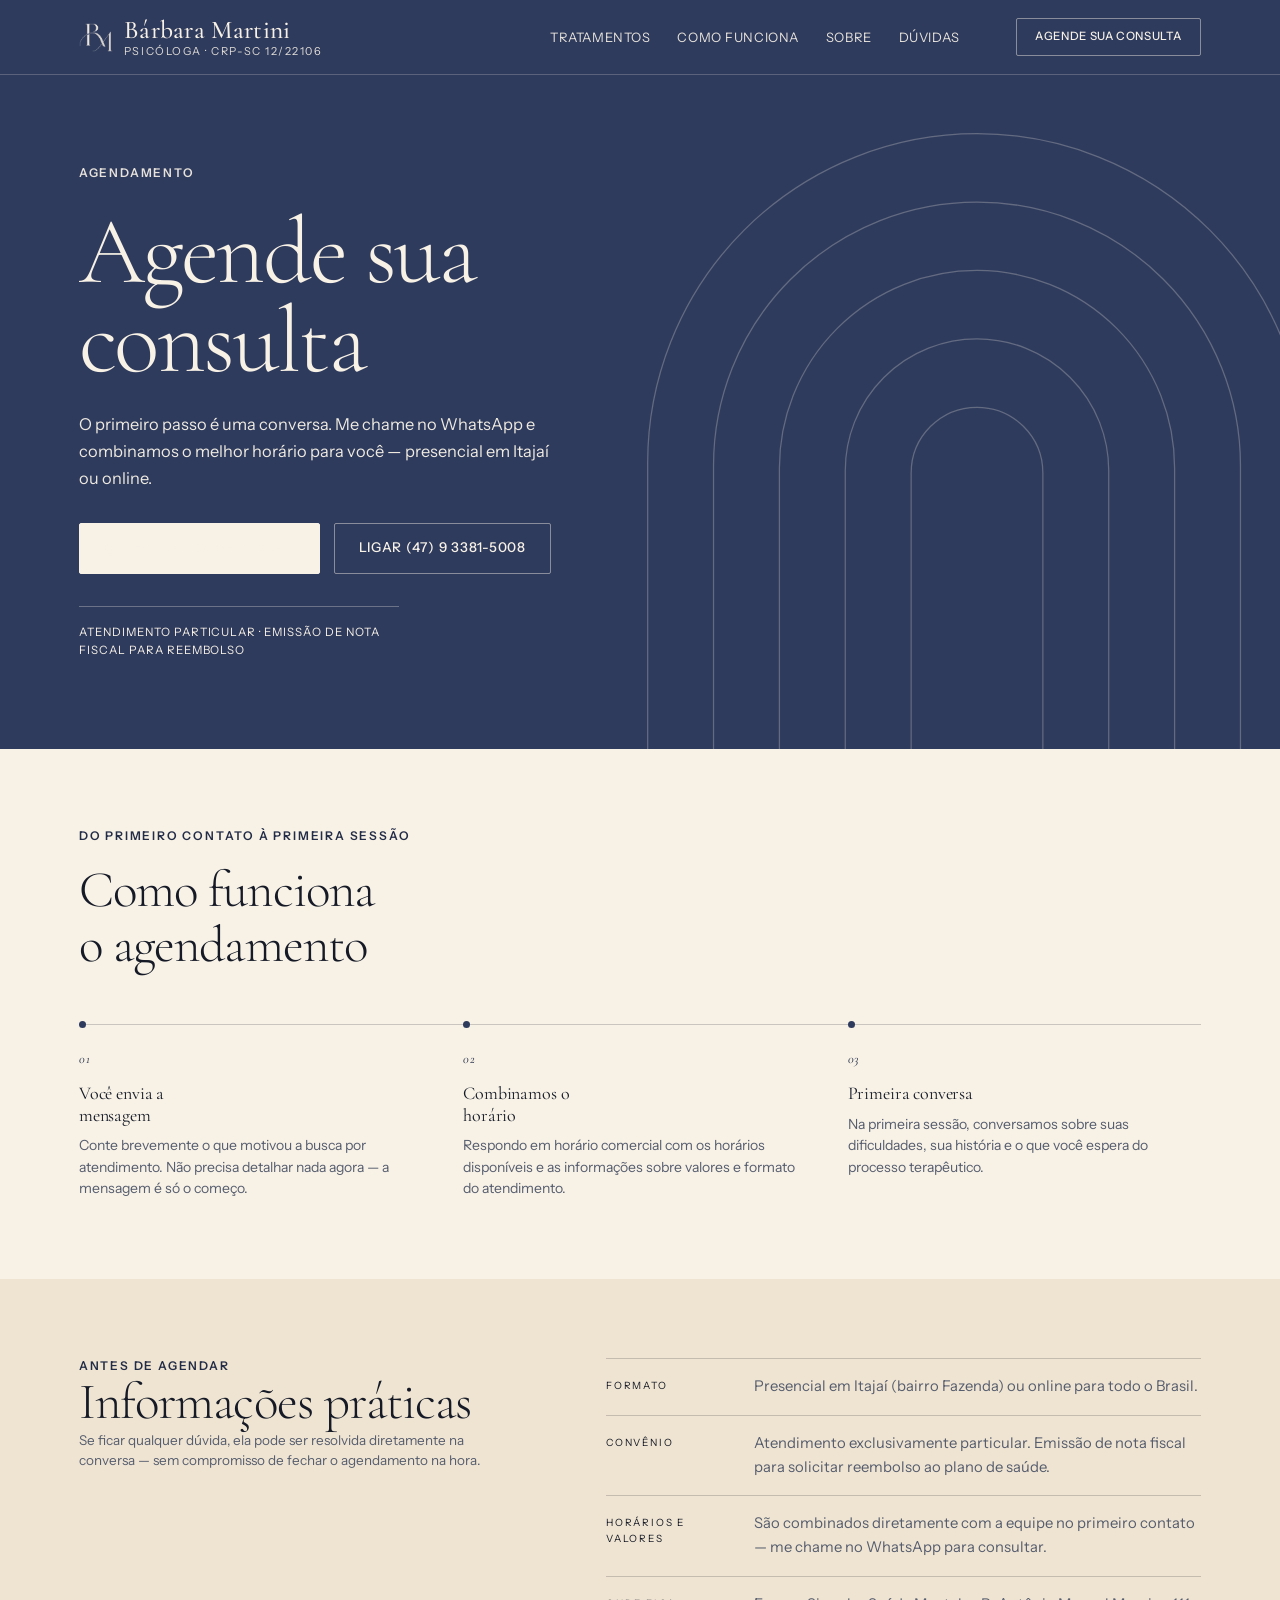
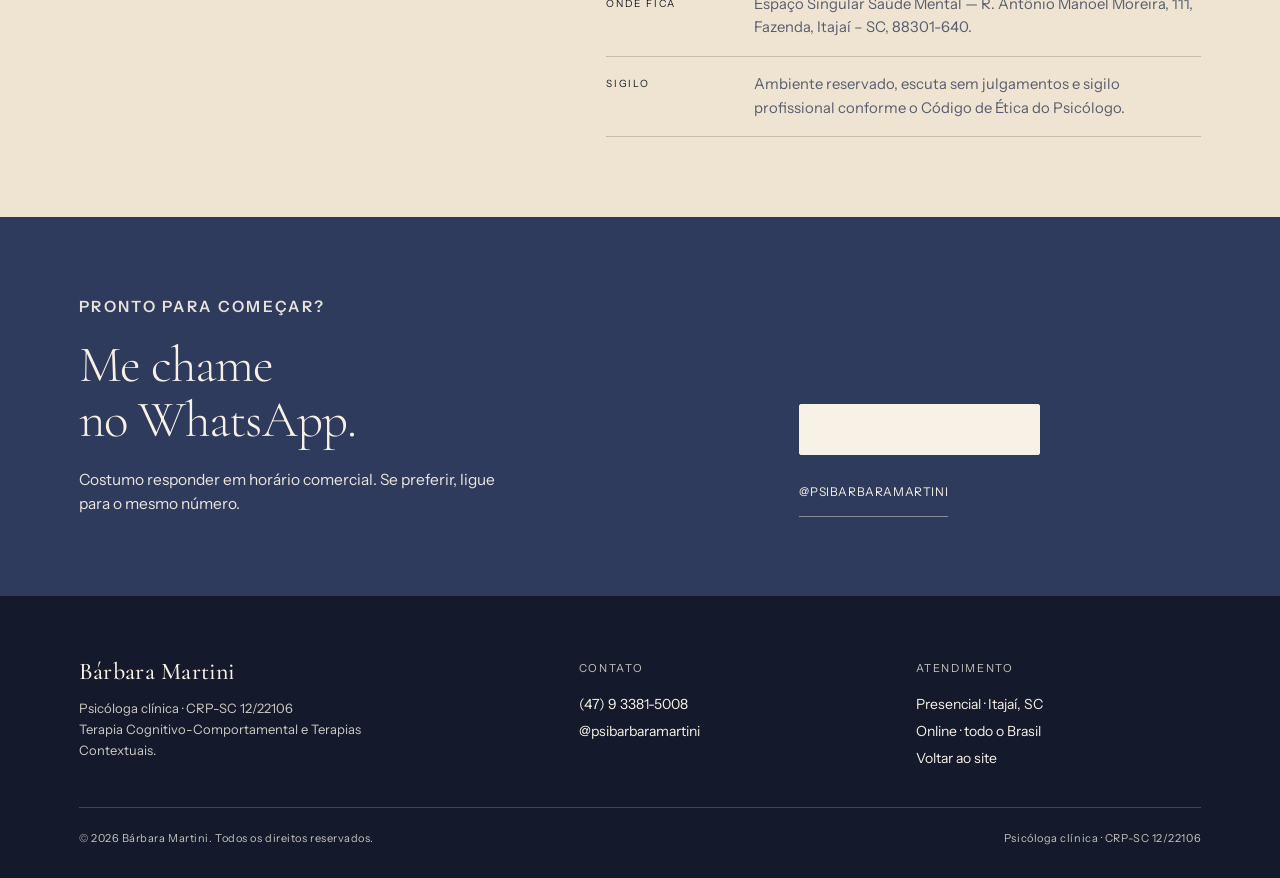
<file: agendar.html>
<!DOCTYPE html>
<html lang="pt-BR" data-v="a" data-theme="marinho">
<head>
<meta charset="utf-8">
<script>document.documentElement.classList.add("js");</script>
<script>(function(){try{var m=/[?&]tema=([a-z]+)/.exec(location.search),t=m&&m[1],cores={azul:'#006F9A',marinho:'#2F3B5D'};if(t&&cores[t]){document.documentElement.setAttribute('data-theme',t);document.addEventListener('DOMContentLoaded',function(){var e=document.querySelector('meta[name="theme-color"]');if(e)e.setAttribute('content',cores[t]);});}}catch(e){}})();</script>
<meta name="viewport" content="width=device-width, initial-scale=1">
<title>Agende sua consulta — Bárbara Martini | Psicóloga</title>
<meta name="description" content="Agende sua consulta com Bárbara Martini, psicóloga clínica em Itajaí e online. Atendimento pelo WhatsApp.">
<link rel="icon" href="assets/img/favicon-32.png" sizes="32x32">
<link rel="icon" href="assets/img/favicon-16.png" sizes="16x16">
<link rel="apple-touch-icon" href="assets/img/apple-touch-icon.png">
<meta name="theme-color" content="#9C4630">
<link rel="stylesheet" href="assets/css/base.css">
<link rel="stylesheet" href="assets/css/motion.css">
<link rel="stylesheet" href="assets/css/variants.css">
</head>
<body class="page-agendar">

<a class="skip" href="#main">Ir para o conteúdo</a>

<header class="site-head">
  <div class="wrap head-in">
    <a class="brand" href="index.html" aria-label="Bárbara Martini — página inicial">
      <img class="brand-mark" src="assets/img/logo-bm-creme.png" alt="" width="35" height="30" decoding="async">
      <span class="brand-txt">
        <span class="brand-name">Bárbara Martini</span>
        <span class="brand-meta">Psicóloga · CRP-SC 12/22106</span>
      </span>
    </a>
    <nav class="nav" aria-label="Navegação principal">
      <a href="index.html#tratamentos">Tratamentos</a>
      <a href="index.html#processo">Como funciona</a>
      <a href="index.html#sobre">Sobre</a>
      <a href="index.html#duvidas">Dúvidas</a>
    </nav>
    <a class="btn head-cta" href="#agendar">Agende sua consulta</a>
    <button class="nav-toggle" type="button" aria-expanded="false" aria-controls="nav" aria-label="Abrir menu">
      <span></span>
    </button>
  </div>
</header>

<main id="main">

  <section class="agendar-hero band-terra on-dark" id="agendar">
    <svg class="agendar-arch" viewBox="0 0 600 600" aria-hidden="true" preserveAspectRatio="xMidYMax meet">
      <g fill="none" stroke="currentColor" stroke-width="1">
        <path d="M40 600V300a260 260 0 0 1 520 0v300"/>
        <path d="M92 600V302a208 208 0 0 1 416 0v298"/>
        <path d="M144 600V304a156 156 0 0 1 312 0v296"/>
        <path d="M196 600V306a104 104 0 0 1 208 0v294"/>
        <path d="M248 600V308a52 52 0 0 1 104 0v292"/>
      </g>
    </svg>

    <div class="wrap agendar-wrap">
      <p class="eyebrow">Agendamento</p>
      <h1 class="display" data-lines><span>Agende sua</span><span>consulta</span></h1>
      <p class="lede">O primeiro passo é uma conversa. Me chame no WhatsApp e combinamos o melhor horário para você — presencial em Itajaí ou online.</p>

      <div class="agendar-actions">
        <a class="btn btn-whats" href="https://api.whatsapp.com/send?phone=5547933815008&amp;text=Ol%C3%A1!%20Vim%20do%20site%20e%20gostaria%20de%20agendar%20uma%20consulta." target="_blank" rel="noopener">
          <svg viewBox="0 0 24 24" aria-hidden="true" fill="currentColor"><path d="M12.04 2C6.58 2 2.13 6.45 2.13 11.91c0 1.75.46 3.45 1.32 4.95L2 22l5.25-1.38a9.9 9.9 0 0 0 4.79 1.22h.01c5.46 0 9.91-4.45 9.91-9.91 0-2.65-1.03-5.14-2.9-7.01A9.82 9.82 0 0 0 12.04 2Zm0 18.15h-.01a8.2 8.2 0 0 1-4.19-1.15l-.3-.18-3.12.82.83-3.04-.19-.31a8.19 8.19 0 0 1-1.26-4.38c0-4.54 3.7-8.23 8.24-8.23 2.2 0 4.27.86 5.82 2.42a8.18 8.18 0 0 1 2.41 5.82c0 4.54-3.69 8.23-8.23 8.23Zm4.52-6.16c-.25-.12-1.47-.72-1.69-.81-.23-.08-.39-.12-.56.13-.17.25-.64.81-.79.97-.14.17-.29.19-.54.06-.25-.12-1.05-.39-1.99-1.23-.74-.66-1.23-1.47-1.38-1.72-.14-.25-.01-.38.11-.51.11-.11.25-.29.37-.43.12-.14.17-.25.25-.41.08-.17.04-.31-.02-.43-.06-.12-.56-1.34-.76-1.84-.2-.48-.4-.42-.56-.43-.14 0-.31-.01-.47-.01-.17 0-.43.06-.66.31-.23.25-.86.85-.86 2.07 0 1.22.89 2.4 1.01 2.56.12.17 1.75 2.67 4.23 3.74.59.26 1.05.41 1.41.52.59.19 1.13.16 1.56.1.48-.07 1.47-.6 1.67-1.18.21-.58.21-1.08.14-1.18-.06-.11-.22-.17-.47-.29Z"/></svg>
          Falar no WhatsApp
        </a>
        <a class="btn btn--ghost-cream" href="tel:+5547933815008">
          Ligar (47) 9 3381-5008
        </a>
      </div>

      <p class="agendar-note">Atendimento particular · Emissão de nota fiscal para reembolso</p>
    </div>
  </section>

  <section class="section band-creme" data-reveal>
    <div class="wrap">
      <div class="section-head">
        <p class="eyebrow">Do primeiro contato à primeira sessão</p>
        <h2 class="h2">Como funciona o agendamento</h2>
      </div>
      <div class="steps steps--3">
        <article class="step">
          <span class="n">01</span>
          <h3 class="h3">Você envia a mensagem</h3>
          <p>Conte brevemente o que motivou a busca por atendimento. Não precisa detalhar nada agora — a mensagem é só o começo.</p>
        </article>
        <article class="step">
          <span class="n">02</span>
          <h3 class="h3">Combinamos o horário</h3>
          <p>Respondo em horário comercial com os horários disponíveis e as informações sobre valores e formato do atendimento.</p>
        </article>
        <article class="step">
          <span class="n">03</span>
          <h3 class="h3">Primeira conversa</h3>
          <p>Na primeira sessão, conversamos sobre suas dificuldades, sua história e o que você espera do processo terapêutico.</p>
        </article>
      </div>
    </div>
  </section>

  <section class="section band-creme2" data-reveal>
    <div class="wrap agendar-info">
      <div>
        <p class="eyebrow">Antes de agendar</p>
        <h2 class="h2">Informações práticas</h2>
        <p class="small" style="color:var(--muted); max-width:46ch;">Se ficar qualquer dúvida, ela pode ser resolvida diretamente na conversa — sem compromisso de fechar o agendamento na hora.</p>
      </div>
      <dl class="facts">
        <div>
          <dt>Formato</dt>
          <dd>Presencial em Itajaí (bairro Fazenda) ou online para todo o Brasil.</dd>
        </div>
        <div>
          <dt>Convênio</dt>
          <dd>Atendimento exclusivamente particular. Emissão de nota fiscal para solicitar reembolso ao plano de saúde.</dd>
        </div>
        <div>
          <dt>Horários e valores</dt>
          <dd>São combinados diretamente com a equipe no primeiro contato — me chame no WhatsApp para consultar.</dd>
        </div>
        <div>
          <dt>Onde fica</dt>
          <dd>Espaço Singular Saúde Mental — R. Antônio Manoel Moreira, 111, Fazenda, Itajaí – SC, 88301-640.</dd>
        </div>
        <div>
          <dt>Sigilo</dt>
          <dd>Ambiente reservado, escuta sem julgamentos e sigilo profissional conforme o Código de Ética do Psicólogo.</dd>
        </div>
      </dl>
    </div>
  </section>

  <section class="section band-terra on-dark agendar-cta" data-reveal>
    <div class="wrap">
      <div class="cta-grid">
        <div class="cta-copy">
          <p class="eyebrow">Pronto para começar?</p>
          <h2 class="h2">Me chame no WhatsApp.</h2>
          <p>Costumo responder em horário comercial. Se preferir, ligue para o mesmo número.</p>
        </div>
        <div class="cta-actions">
          <a class="btn btn-whats" href="https://api.whatsapp.com/send?phone=5547933815008&amp;text=Ol%C3%A1!%20Vim%20do%20site%20e%20gostaria%20de%20agendar%20uma%20consulta." target="_blank" rel="noopener">
            <svg viewBox="0 0 24 24" aria-hidden="true" fill="currentColor"><path d="M12.04 2C6.58 2 2.13 6.45 2.13 11.91c0 1.75.46 3.45 1.32 4.95L2 22l5.25-1.38a9.9 9.9 0 0 0 4.79 1.22h.01c5.46 0 9.91-4.45 9.91-9.91 0-2.65-1.03-5.14-2.9-7.01A9.82 9.82 0 0 0 12.04 2Zm0 18.15h-.01a8.2 8.2 0 0 1-4.19-1.15l-.3-.18-3.12.82.83-3.04-.19-.31a8.19 8.19 0 0 1-1.26-4.38c0-4.54 3.7-8.23 8.24-8.23 2.2 0 4.27.86 5.82 2.42a8.18 8.18 0 0 1 2.41 5.82c0 4.54-3.69 8.23-8.23 8.23Zm4.52-6.16c-.25-.12-1.47-.72-1.69-.81-.23-.08-.39-.12-.56.13-.17.25-.64.81-.79.97-.14.17-.29.19-.54.06-.25-.12-1.05-.39-1.99-1.23-.74-.66-1.23-1.47-1.38-1.72-.14-.25-.01-.38.11-.51.11-.11.25-.29.37-.43.12-.14.17-.25.25-.41.08-.17.04-.31-.02-.43-.06-.12-.56-1.34-.76-1.84-.2-.48-.4-.42-.56-.43-.14 0-.31-.01-.47-.01-.17 0-.43.06-.66.31-.23.25-.86.85-.86 2.07 0 1.22.89 2.4 1.01 2.56.12.17 1.75 2.67 4.23 3.74.59.26 1.05.41 1.41.52.59.19 1.13.16 1.56.1.48-.07 1.47-.6 1.67-1.18.21-.58.21-1.08.14-1.18-.06-.11-.22-.17-.47-.29Z"/></svg>
            Falar no WhatsApp
          </a>
          <a class="alt" href="https://www.instagram.com/psibarbaramartini" target="_blank" rel="noopener">@psibarbaramartini</a>
        </div>
      </div>
    </div>
  </section>

</main>

<footer class="footer">
  <div class="wrap">
    <div class="foot-grid">
      <div class="foot-brand">
        <span class="brand-name">Bárbara Martini</span>
        <p>Psicóloga clínica · CRP-SC 12/22106<br>Terapia Cognitivo-Comportamental e Terapias Contextuais.</p>
      </div>
      <div class="foot-col">
        <p class="k">Contato</p>
        <a href="https://api.whatsapp.com/send?phone=5547933815008&amp;text=Ol%C3%A1!%20Vim%20do%20site%20e%20gostaria%20de%20agendar%20uma%20consulta." target="_blank" rel="noopener">(47) 9 3381-5008</a>
        <a href="https://www.instagram.com/psibarbaramartini" target="_blank" rel="noopener">@psibarbaramartini</a>
      </div>
      <div class="foot-col">
        <p class="k">Atendimento</p>
        <span>Presencial · Itajaí, SC</span>
        <span>Online · todo o Brasil</span>
        <a href="index.html">Voltar ao site</a>
      </div>
    </div>
    <div class="foot-base">
      <span>© 2026 Bárbara Martini. Todos os direitos reservados.</span>
      <span class="sp">Psicóloga clínica · CRP-SC 12/22106</span>
    </div>
  </div>
</footer>

<style>
/* página de agendamento — composição própria */
.page-agendar .head-cta{
  background:transparent;
  border-color:rgba(247,241,230,.45);
  color:var(--creme);
}
.page-agendar .head-cta:hover{ background:rgba(247,241,230,.10); border-color:rgba(247,241,230,.65); }
.page-agendar .agendar-hero{
  position:relative;
  overflow:hidden;
  padding-block:clamp(52px,7vw,104px) clamp(52px,7vw,96px);
}
.agendar-arch{
  position:absolute;
  right:-6%;
  bottom:-14%;
  width:min(760px,72vw);
  height:auto;
  color:rgba(247,241,230,.26);
  pointer-events:none;
}
.agendar-wrap{ position:relative; z-index:2; display:grid; gap:clamp(18px,2.4vw,26px); max-width:var(--maxw); }
.agendar-hero .display{ font-size:clamp(46px,7.4vw,104px); line-height:.94; }
.agendar-hero .lede{ max-width:44ch; }
.agendar-actions{ display:flex; flex-wrap:wrap; gap:14px; margin-top:6px; }
.btn-whats{ --bg:var(--creme); --fg:var(--terra-ink); }
.btn-whats svg{ width:18px; height:18px; }
.agendar-note{
  margin-top:6px;
  padding-top:16px;
  border-top:1px solid rgba(247,241,230,.3);
  font-size:11.5px;
  letter-spacing:.085em;
  text-transform:uppercase;
  max-width:40ch;
}
.steps--3{ grid-template-columns:repeat(3,minmax(0,1fr)); }
.agendar-info{ display:grid; grid-template-columns:minmax(0,.8fr) minmax(0,1fr); gap:clamp(26px,4vw,64px); align-items:start; }
.facts{ margin:0; display:grid; gap:0; border-top:1px solid var(--line); }
.facts > div{ display:grid; grid-template-columns:130px minmax(0,1fr); gap:18px; padding:16px 0; border-bottom:1px solid var(--line); }
.facts dt{ font-size:10px; letter-spacing:.18em; text-transform:uppercase; color:var(--terra-deep); padding-top:3px; }
.facts dd{ margin:0; font-size:14.8px; line-height:1.6; color:var(--muted); }
.agendar-cta .cta-actions .alt{ color:var(--creme); }
@media (max-width:1080px){
  .agendar-info{ grid-template-columns:1fr; }
  .steps--3{ grid-template-columns:1fr; }
}
@media (max-width:640px){
  .agendar-actions{ display:grid; }
  .agendar-actions .btn{ width:100%; }
  .facts > div{ grid-template-columns:1fr; gap:6px; }
  .agendar-arch{ width:150vw; right:-40%; opacity:.55; }
}
</style>

<script src="assets/js/site.js" defer></script>
<script src="assets/js/motion.js" defer></script>
</body>
</html>
</file>
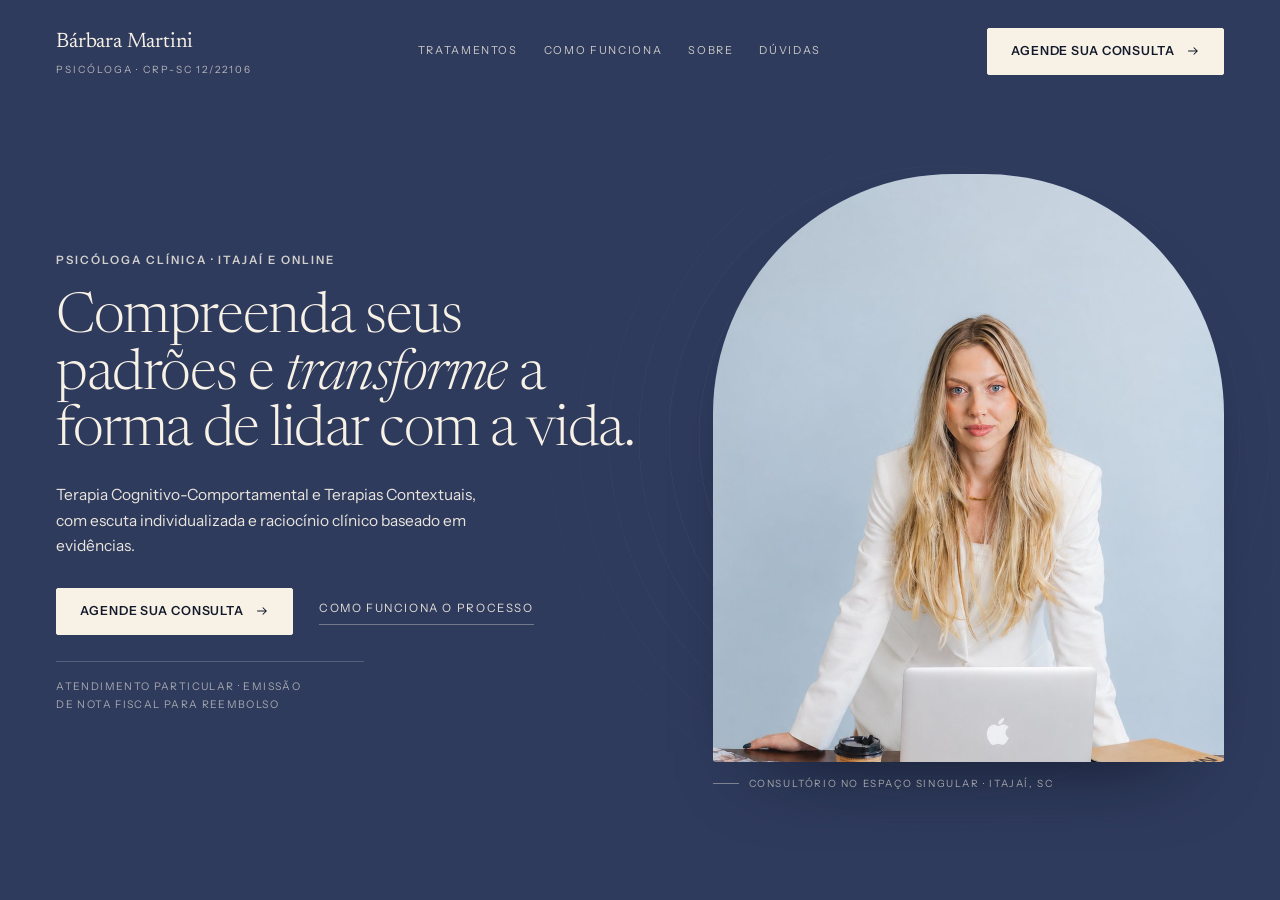
<file: hero-lab.html>
<!DOCTYPE html>
<html lang="pt-BR" data-h="1">
<head>
<meta charset="utf-8">
<meta name="viewport" content="width=device-width, initial-scale=1">
<title>Hero lab — Bárbara Martini</title>
<script>(function(){try{var m=/[?&]h=([123])/.exec(location.search);if(m)document.documentElement.setAttribute('data-h',m[1]);}catch(e){}})();</script>
<link rel="stylesheet" href="assets/css/fonts.css">
<link rel="stylesheet" href="assets/css/hero-lab.css">
</head>
<body>

<header class="bar wrap">
  <a class="brand" href="#">
    <span class="nm">Bárbara Martini</span>
    <span class="rl">Psicóloga · CRP-SC 12/22106</span>
  </a>
  <nav class="nav">
    <a href="#">Tratamentos</a>
    <a href="#">Como funciona</a>
    <a href="#">Sobre</a>
    <a href="#">Dúvidas</a>
  </nav>
  <a class="btn" href="#">
    Agende sua consulta
    <svg viewBox="0 0 20 20" fill="none" stroke="currentColor" stroke-width="1.5"><path d="M3 10h13M11 5l5 5-5 5"/></svg>
  </a>
</header>

<main class="hero wrap">
  <div class="copy">
    <p class="eyebrow">Psicóloga clínica · Itajaí e online</p>
    <h1 class="display">Compreenda seus padrões e <em>transforme</em> a forma de lidar com a vida.</h1>
    <p class="lede">Terapia Cognitivo-Comportamental e Terapias Contextuais, com escuta individualizada e raciocínio clínico baseado em evidências.</p>
    <div class="actions">
      <a class="btn" href="#">
        Agende sua consulta
        <svg viewBox="0 0 20 20" fill="none" stroke="currentColor" stroke-width="1.5"><path d="M3 10h13M11 5l5 5-5 5"/></svg>
      </a>
      <a class="link-arrow" href="#">Como funciona o processo</a>
    </div>
    <p class="note">Atendimento particular · Emissão de nota fiscal para reembolso</p>
  </div>

  <figure class="shot shot-1">
    <img src="assets/img/hero-2.jpg" alt="Bárbara Martini, psicóloga, sentada à mesa do consultório">
    <figcaption>Consultório no Espaço Singular · Itajaí, SC</figcaption>
  </figure>

  <figure class="shot shot-2">
    <img src="assets/img/hero-3.jpg" alt="Bárbara Martini, psicóloga, sentada à mesa do consultório">
    <figcaption>Consultório no Espaço Singular · Itajaí, SC</figcaption>
  </figure>

  <figure class="shot shot-3">
    <img src="assets/img/hero-1.jpg" alt="Bárbara Martini, psicóloga, sentada à mesa do consultório">
    <figcaption>Consultório no Espaço Singular · Itajaí, SC</figcaption>
  </figure>
</main>

</body>
</html>
</file>
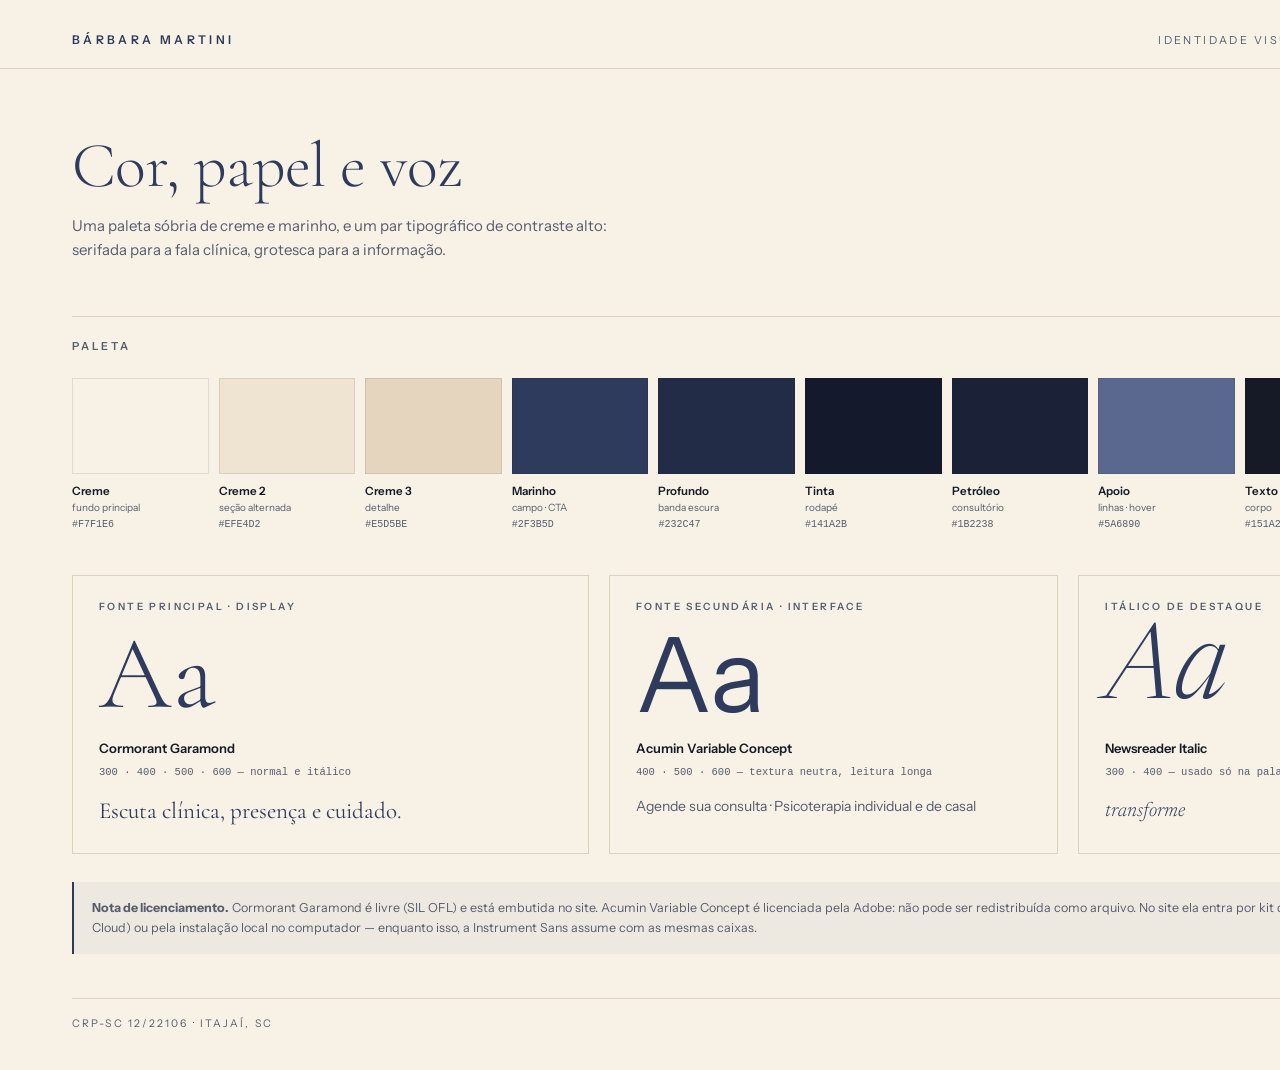
<file: brand/sheet.html>
<!doctype html><html lang="pt-BR"><meta charset="utf-8">
<link rel="stylesheet" href="../assets/css/fonts.css">
<style>
  :root{--creme:#F7F1E6;--marinho:#2F3B5D;--texto:#151A26;--muted:#565D6E;--linha:#DCD1BC}
  *{box-sizing:border-box} body{margin:0;background:var(--creme);color:var(--texto);font-family:'Instrument Sans',system-ui,sans-serif}
  .sheet{width:1600px;padding-bottom:40px}
  .bar{display:flex;justify-content:space-between;align-items:baseline;padding:34px 72px 22px;border-bottom:1px solid var(--linha)}
  .bar b{font:600 12px/1 'Instrument Sans';letter-spacing:.28em;text-transform:uppercase;color:var(--marinho)}
  .bar span{font:400 11px/1 'Instrument Sans';letter-spacing:.22em;text-transform:uppercase;color:var(--muted)}

  .intro{padding:64px 72px 54px;max-width:1050px}
  .intro h1{margin:0;font-family:'Cormorant Garamond';font-weight:300;font-size:64px;line-height:1.02;letter-spacing:-.01em;color:var(--marinho)}
  .intro p{margin:16px 0 0;font-size:15px;line-height:1.6;color:var(--muted);max-width:56ch}

  .sec{padding:0 72px}
  .sec h2{margin:0 0 26px;font:600 11px/1 'Instrument Sans';letter-spacing:.28em;text-transform:uppercase;color:var(--muted);
    border-top:1px solid var(--linha);padding-top:24px}
  .pal{display:grid;grid-template-columns:repeat(10,1fr);gap:10px}
  .sw{height:96px;border:1px solid rgba(21,26,38,.10)}
  .cn{margin-top:10px;font:600 11.5px/1.3 'Instrument Sans';color:var(--texto)}
  .cr{margin-top:2px;font:400 10px/1.3 'Instrument Sans';color:var(--muted)}
  .ch{margin-top:4px;font:400 10px/1.3 ui-monospace,monospace;color:var(--muted)}

  .types{display:grid;grid-template-columns:1.15fr 1fr 1fr;gap:20px;padding:44px 72px 10px}
  .card{border:1px solid var(--linha);padding:26px;display:flex;flex-direction:column;gap:8px;min-width:0}
  .lab{font:600 10px/1 'Instrument Sans';letter-spacing:.24em;text-transform:uppercase;color:var(--muted);margin-bottom:6px}
  .aa{font-size:104px;line-height:.9;color:var(--marinho);margin:2px 0 10px}
  .nm{font:600 13px/1.3 'Instrument Sans';color:var(--texto)}
  .meta{font:400 10.5px/1.5 ui-monospace,monospace;color:var(--muted)}
  .sp{margin-top:8px;font-size:14px;line-height:1.55;color:var(--muted)}
  .corm .aa{font-family:'Cormorant Garamond';font-weight:300}
  .corm .sp{font-family:'Cormorant Garamond';font-size:23px;line-height:1.35;color:var(--marinho)}
  .acum .aa{font-family:'Instrument Sans';font-weight:400}
  .news .aa{font-family:'Newsreader';font-weight:300;font-style:italic}
  .news .sp{font-family:'Newsreader';font-style:italic;font-size:20px;color:var(--marinho)}
  .note{margin:18px 72px 0;padding:16px 18px;border-left:2px solid var(--marinho);background:rgba(47,59,93,.045);
    font-size:12.5px;line-height:1.6;color:var(--muted)}
  .foot{display:flex;justify-content:space-between;margin:44px 72px 0;padding-top:20px;border-top:1px solid var(--linha);
    font:400 10.5px/1 'Instrument Sans';letter-spacing:.2em;text-transform:uppercase;color:var(--muted)}
</style>

<div class="sheet">
  <div class="bar"><b>Bárbara Martini</b><span>identidade visual · cores e tipografia · 2026</span></div>

  <div class="intro">
    <h1>Cor, papel e voz</h1>
    <p>Uma paleta sóbria de creme e marinho, e um par tipográfico de contraste alto: serifada para a fala clínica, grotesca para a informação.</p>
  </div>

  <div class="sec"><h2>paleta</h2><div class="pal"><div class="chip"><div class="sw" style="background:#F7F1E6"></div>
  <div class="cn">Creme</div><div class="cr">fundo principal</div><div class="ch">#F7F1E6</div></div><div class="chip"><div class="sw" style="background:#EFE4D2"></div>
  <div class="cn">Creme 2</div><div class="cr">seção alternada</div><div class="ch">#EFE4D2</div></div><div class="chip"><div class="sw" style="background:#E5D5BE"></div>
  <div class="cn">Creme 3</div><div class="cr">detalhe</div><div class="ch">#E5D5BE</div></div><div class="chip"><div class="sw" style="background:#2F3B5D"></div>
  <div class="cn">Marinho</div><div class="cr">campo · CTA</div><div class="ch">#2F3B5D</div></div><div class="chip"><div class="sw" style="background:#232C47"></div>
  <div class="cn">Profundo</div><div class="cr">banda escura</div><div class="ch">#232C47</div></div><div class="chip"><div class="sw" style="background:#141A2B"></div>
  <div class="cn">Tinta</div><div class="cr">rodapé</div><div class="ch">#141A2B</div></div><div class="chip"><div class="sw" style="background:#1B2238"></div>
  <div class="cn">Petróleo</div><div class="cr">consultório</div><div class="ch">#1B2238</div></div><div class="chip"><div class="sw" style="background:#5A6890"></div>
  <div class="cn">Apoio</div><div class="cr">linhas · hover</div><div class="ch">#5A6890</div></div><div class="chip"><div class="sw" style="background:#151A26"></div>
  <div class="cn">Texto</div><div class="cr">corpo</div><div class="ch">#151A26</div></div><div class="chip"><div class="sw" style="background:#565D6E"></div>
  <div class="cn">Secundário</div><div class="cr">legendas</div><div class="ch">#565D6E</div></div></div></div>

  <div class="types">
    <div class="card corm"><div class="lab">fonte principal · display</div>
      <div class="aa">Aa</div>
      <div class="nm">Cormorant Garamond</div>
      <div class="meta">300 · 400 · 500 · 600 — normal e itálico</div>
      <div class="sp">Escuta clínica, presença e cuidado.</div>
    </div>
    <div class="card acum"><div class="lab">fonte secundária · interface</div>
      <div class="aa">Aa</div>
      <div class="nm">Acumin Variable Concept</div>
      <div class="meta">400 · 500 · 600 — textura neutra, leitura longa</div>
      <div class="sp">Agende sua consulta · Psicoterapia individual e de casal</div>
    </div>
    <div class="card news"><div class="lab">itálico de destaque</div>
      <div class="aa">Aa</div>
      <div class="nm">Newsreader Italic</div>
      <div class="meta">300 · 400 — usado só na palavra em itálico da headline</div>
      <div class="sp">transforme</div>
    </div>
  </div>

  <div class="note"><b>Nota de licenciamento.</b> Cormorant Garamond é livre (SIL OFL) e está embutida no site.
  Acumin Variable Concept é licenciada pela Adobe: não pode ser redistribuída como arquivo. No site ela entra
  por kit do Adobe Fonts (incluso no Creative Cloud) ou pela instalação local no computador — enquanto isso,
  a Instrument Sans assume com as mesmas caixas.</div>

  <div class="foot"><span>CRP-SC 12/22106 · Itajaí, SC</span><span>uso restrito</span></div>
</div>
</file>
<file: assets/css/base.css>
@import url("./fonts.css");

/* ============================================================
   Bárbara Martini — sistema base
   Terracota dominante, verde-oliva da tapeçaria como contraponto
   ============================================================ */

:root{
  --creme:      #F7F1E6;
  --creme-2:    #EFE4D2;
  --creme-3:    #E5D5BE;

  --accent:      #9C4630;   /* campo principal — creme 5.6:1 */
  --accent-deep: #7E341F;   /* banda escura — creme 7.8:1 */
  --accent-ink:  #5F2613;   /* texto/rodapé — creme 10.5:1 */
  --accent-soft: #B06A4B;

  --oliva:      #55603A;   /* creme 6.0:1 */
  --oliva-ink:  #2C3527;   /* creme 11.3:1 */

  --ink:        #241D18;
  --muted:      #615549;   /* creme 6.3:1 */

  --rgb-accent:     156,70,48;
  --rgb-accent-ink: 95,38,19;
  --rgb-shadow:    36,15,8;

  --line:       rgba(36,29,24,.19);
  --line-soft:  rgba(36,29,24,.09);
  --line-cream: rgba(247,241,230,.26);

  --serif: 'Cormorant Garamond', 'Newsreader', 'Iowan Old Style', Georgia, serif;
  --sans:  'Acumin Variable Concept', 'Acumin Pro', 'Instrument Sans', system-ui, -apple-system, sans-serif;
  --serif-italic: 'Newsreader', 'Iowan Old Style', Georgia, serif;

  --maxw: 1240px;
  --gutter: clamp(20px, 4.6vw, 60px);
  --ease: cubic-bezier(.22,.61,.36,1);
}

*,*::before,*::after{ box-sizing:border-box; }

html{
  -webkit-text-size-adjust:100%;
  scroll-behavior:smooth;
}
@media (prefers-reduced-motion: reduce){ html{ scroll-behavior:auto; } }

body{
  margin:0;
  background:var(--creme);
  color:var(--ink);
  font-family:var(--sans);
  font-size:16.5px;
  line-height:1.58;
  font-feature-settings:"kern" 1,"liga" 1;
  -webkit-font-smoothing:antialiased;
  text-rendering:optimizeLegibility;
  overflow-x:hidden;
}

img{ display:block; max-width:100%; height:auto; }
a{ color:inherit; text-decoration:none; }
button{ font:inherit; color:inherit; }

::selection{ background:var(--accent); color:var(--creme); }
:focus-visible{
  outline:2px solid var(--accent);
  outline-offset:3px;
  border-radius:1px;
}
.on-dark :focus-visible{ outline-color:var(--creme); }

.skip{
  position:absolute; left:-9999px; top:0;
  background:var(--creme); color:var(--accent-ink);
  padding:12px 18px; z-index:200; font-size:13px;
}
.skip:focus{ left:12px; top:12px; }

/* ---------- tipografia ---------- */

h1,h2,h3,h4{ margin:0; font-family:var(--serif); font-weight:300; }
p{ margin:0; }

.eyebrow{
  font-family:var(--sans);
  font-size:12px;
  font-weight:600;
  letter-spacing:.15em;
  text-transform:uppercase;
  line-height:1.4;
  color:var(--accent-deep);
}
.on-dark .eyebrow{ color:var(--creme); opacity:.92; }
.hero .eyebrow{ color:rgba(247,241,230,.98); opacity:1; }

.display{
  font-size:clamp(43px, 5.05vw, 74px);
  line-height:1.08;
  letter-spacing:-.026em;
  font-weight:300;
  text-wrap:balance;
}
.display em{ font-family:var(--serif-italic); font-style:italic; font-weight:300; }
@media (min-width: 1081px){
  .hero .display > span{ white-space:nowrap; }
}

.h2{
  font-size:clamp(34px, 4.0vw, 56px);
  line-height:1.07;
  letter-spacing:-.018em;
  font-weight:300;
  text-wrap:balance;
}
.h3{
  font-size:clamp(25px, 1.85vw, 31px);
  line-height:1.18;
  letter-spacing:-.008em;
  font-weight:400;
}
.lede{
  font-size:clamp(16px, 1.28vw, 18.5px);
  line-height:1.62;
  max-width:46ch;
  color:rgba(247,241,230,.96);
}
.lede--ink{ color:var(--muted); }
.small{ font-size:13.5px; line-height:1.5; }

/* ---------- estrutura ---------- */

.wrap{
  width:100%;
  max-width:var(--maxw);
  margin-inline:auto;
  padding-inline:var(--gutter);
  min-width:0;
}
.section{ padding-block:clamp(52px, 6.2vw, 94px); position:relative; }
.section--tight{ padding-block:clamp(52px, 6vw, 88px); }
.band-creme{ background:var(--creme); }
.band-creme2{ background:var(--creme-2); }
.band-terra{ background:var(--accent); color:var(--creme); }
.band-terra-deep{ background:var(--accent-deep); color:var(--creme); }
.band-oliva{ background:var(--oliva-ink); color:var(--creme); }

.section-head{ display:grid; gap:18px; max-width:58ch; }
.section-head .h2{ max-width:22ch; }
.rule{ height:1px; background:var(--line); border:0; margin:0; }
.on-dark .rule{ background:var(--line-cream); }

/* ---------- botões ---------- */

.btn{
  --bg:var(--creme);
  --fg:var(--accent-ink);
  --bd:var(--creme);
  display:inline-flex;
  align-items:center;
  gap:11px;
  padding:15px 24px 16px;
  background:var(--bg);
  color:var(--fg);
  border:1px solid var(--bd);
  border-radius:2px;
  font-family:var(--sans);
  font-size:13.5px;
  font-weight:500;
  letter-spacing:.055em;
  text-transform:uppercase;
  line-height:1;
  cursor:pointer;
  transition:background .28s var(--ease), color .28s var(--ease),
             border-color .28s var(--ease), transform .28s var(--ease);
  white-space:nowrap;
}
.btn svg{ width:15px; height:15px; flex:none; transition:transform .3s var(--ease); }
.btn:hover{ background:var(--creme-2); border-color:var(--creme-2); transform:translateY(-1px); }
.btn:hover svg{ transform:translateX(3px); }
.btn:active{ transform:translateY(0); }

.btn--ghost{
  --bg:transparent; --fg:var(--accent-ink-2, var(--accent-ink)); --bd:rgba(36,29,24,.35);
  color:var(--accent-ink); border-color:rgba(36,29,24,.32);
}
.btn--ghost:hover{ background:rgba(36,29,24,.05); border-color:rgba(36,29,24,.45); }
.on-dark .btn--ghost,
.btn--ghost-cream{
  background:transparent;
  color:var(--creme);
  border-color:rgba(247,241,230,.45);
}
.btn--ghost-cream:hover{ background:rgba(247,241,230,.10); border-color:rgba(247,241,230,.65); }

/* ---------- header ---------- */

.site-head{
  position:sticky;
  top:0;
  z-index:90;
  background:var(--accent);
  color:var(--creme);
  border-bottom:1px solid rgba(247,241,230,.22);
}
.head-in{
  display:flex;
  align-items:center;
  gap:clamp(14px,3vw,44px);
  min-height:74px;
  padding-block:12px;
}
.brand{ display:flex; align-items:center; gap:11px; flex:none; }
.brand-mark{ height:29px; width:auto; flex:none; }
.brand-txt{ display:flex; flex-direction:column; gap:3px; }
.brand-name{
  font-family:var(--serif);
  font-size:25.5px;
  font-weight:500;
  letter-spacing:.012em;
  line-height:1;
}
.brand-meta{
  font-size:11px;
  letter-spacing:.14em;
  text-transform:uppercase;
  line-height:1;
  color:rgba(247,241,230,.88);
}
.nav{
  display:flex;
  align-items:center;
  gap:clamp(16px,2.1vw,30px);
  margin-left:auto;
  font-size:13px;
  letter-spacing:.045em;
  text-transform:uppercase;
}
.nav a{
  position:relative;
  padding-block:4px;
  color:var(--creme);
  opacity:.92;
  transition:opacity .2s;
}
.nav a::after{
  content:"";
  position:absolute; left:0; bottom:0;
  width:100%; height:1px;
  background:var(--creme);
  transform:scaleX(0); transform-origin:left;
  transition:transform .32s var(--ease);
}
.nav a:hover{ opacity:1; }
.nav a:hover::after{ transform:scaleX(1); }
.head-cta{ margin-left:clamp(6px,1.4vw,18px); padding:12px 18px 13px; font-size:11.5px; }

.nav-toggle{
  display:none;
  margin-left:auto;
  width:44px; height:44px;
  align-items:center; justify-content:center;
  background:transparent;
  border:1px solid rgba(247,241,230,.4);
  border-radius:2px;
  cursor:pointer;
}
.nav-toggle span{ display:block; width:18px; height:1px; background:var(--creme); position:relative; }
.nav-toggle span::before,
.nav-toggle span::after{
  content:""; position:absolute; left:0; width:18px; height:1px; background:var(--creme);
  transition:transform .3s var(--ease), opacity .2s;
}
.nav-toggle span::before{ top:-5px; }
.nav-toggle span::after{ top:5px; }
body.nav-open .nav-toggle span{ background:transparent; }
body.nav-open .nav-toggle span::before{ transform:translateY(5px) rotate(45deg); }
body.nav-open .nav-toggle span::after{ transform:translateY(-5px) rotate(-45deg); }

/* ---------- hero ---------- */

.hero{
  position:relative;
  background:var(--accent);
  color:var(--creme);
  overflow:hidden;
  isolation:isolate;
}

/* marca d'água no hero */
.hero-mark{
  position:absolute; z-index:0; pointer-events:none;
  top:50%; left:-5%; transform:translateY(-50%);
  height:68%; opacity:.07;
  display:flex; align-items:center;
}
.hero-mark img{ height:100%; width:auto; display:block; }
@media (max-width: 900px){
  .hero-mark{ height:56%; left:-16%; right:auto; opacity:.06; }
}
.hero .motif{
  position:absolute;
  z-index:0;
  color:rgba(247,241,230,.19);
  pointer-events:none;
}
.hero-grid{
  position:relative;
  z-index:2;
  display:grid;
  grid-template-columns:minmax(0,1.02fr) minmax(0,.98fr);
  gap:clamp(28px,4vw,64px);
  align-items:end;
  padding-block:clamp(34px,4.3vw,62px) 0;
}
.hero-copy{ padding-bottom:clamp(38px,4.6vw,64px); min-width:0; }
.hero-copy .eyebrow{ margin-bottom:clamp(20px,2.4vw,32px); }
.hero-copy .display{ margin-bottom:clamp(20px,2.2vw,30px); }
.hero-copy .lede{ margin-bottom:clamp(26px,3vw,38px); }
.hero-actions{
  display:flex; flex-wrap:wrap; align-items:center;
  gap:14px 22px;
}
.hero-actions .link-arrow{
  display:inline-flex; align-items:center; min-height:44px;
  font-size:13px; letter-spacing:.05em; text-transform:uppercase; font-weight:500;
  border-bottom:1px solid rgba(247,241,230,.5);
  padding-bottom:3px;
  transition:border-color .25s;
}
.hero-actions .link-arrow:hover{ border-color:var(--creme); }
.hero-note{
  margin-top:clamp(26px,3vw,38px);
  padding-top:16px;
  border-top:1px solid rgba(247,241,230,.34);
  font-size:12.5px;
  letter-spacing:.005em;
  line-height:1.6;
  color:var(--creme);
  max-width:36ch;
  text-wrap:balance;
}

.hero-media{ margin:0; min-width:0; position:relative; }
.hero-media .arch{
  position:relative;
  overflow:hidden;
  border-radius:300px 300px 3px 3px;
  background:var(--accent-deep);
  aspect-ratio:44/50.4;
  box-shadow:0 40px 80px -50px rgba(var(--rgb-shadow),.85);
}
.hero-media img{
  position:absolute;
  inset:0;
  width:100%; height:100%;
  object-fit:cover;
  object-position:50% 28%;
  filter:saturate(.93) contrast(1.03) brightness(1.01);
}
.hero-media .arch::after{
  content:"";
  position:absolute; inset:0;
  background:linear-gradient(178deg, rgba(var(--rgb-accent),.16) 0%, rgba(var(--rgb-accent-ink),.05) 42%, rgba(var(--rgb-accent-ink),.36) 100%);
  mix-blend-mode:multiply;
  pointer-events:none;
}
.hero-media figcaption{
  display:flex; align-items:center; gap:10px;
  padding-top:11px;
  font-size:11px;
  letter-spacing:.15em;
  text-transform:uppercase;
  color:var(--creme);
}
.hero-media figcaption::before{
  content:""; width:26px; height:1px; background:rgba(247,241,230,.55); flex:none;
}

/* ---------- manifesto ---------- */

.manifesto{
  position:relative;
  overflow:hidden;
}
.manifesto .motif{
  position:absolute; inset:0;
  width:100%; height:100%;
  color:rgba(247,241,230,.16);
  pointer-events:none;
  z-index:0;
}
.manifesto .wrap{ position:relative; z-index:2; }
.manifesto-grid{
  display:grid;
  grid-template-columns:minmax(0,.42fr) minmax(0,1fr);
  gap:clamp(22px,4vw,60px);
  align-items:start;
}
.manifesto blockquote{
  margin:0;
  font-family:var(--serif);
  font-weight:300;
  font-size:clamp(25px,3vw,40px);
  line-height:1.22;
  letter-spacing:-.012em;
  max-width:31ch;
  text-wrap:pretty;
}
.manifesto blockquote em{ font-style:italic; }
.manifesto-side{
  display:flex;
  flex-direction:column;
  gap:24px;
  min-height:100%;
  padding-top:6px;
}
.manifesto-side .vrule{
  display:block;
  width:1px;
  flex:1;
  min-height:72px;
  background:rgba(247,241,230,.34);
}
.manifesto .attrib{
  font-size:11px;
  letter-spacing:.16em;
  text-transform:uppercase;
  line-height:1.9;
  color:rgba(247,241,230,.94);
}

/* ---------- tratamentos (ledger) ---------- */

.ledger-layout{
  display:grid;
  grid-template-columns:minmax(0,.62fr) minmax(0,1fr);
  gap:clamp(26px,4.4vw,72px);
  align-items:start;
}
.ledger-aside{ position:sticky; top:104px; display:grid; gap:20px; }
.ledger-aside .h2{ max-width:14ch; }
.ledger-aside p{ color:var(--muted); max-width:34ch; font-size:15.5px; }

.aside-link{
  display:inline-flex;
  align-items:center;
  gap:9px;
  justify-self:start;
  margin-top:6px;
  padding-bottom:4px;
  border-bottom:1px solid var(--accent);
  font-size:11.5px;
  font-weight:500;
  letter-spacing:.09em;
  text-transform:uppercase;
  color:var(--accent-deep);
  transition:gap .25s var(--ease), border-color .25s;
}
.aside-link svg{ width:14px; height:14px; }
.aside-link:hover{ gap:14px; border-color:var(--accent-deep); }

.ledger{ list-style:none; margin:0; padding:0; border-top:1px solid var(--line); }
.ledger li{ border-bottom:1px solid var(--line); }
.ledger li a,
.ledger .row{
  display:grid;
  grid-template-columns:46px minmax(0,1fr);
  gap:clamp(10px,1.6vw,22px);
  padding:clamp(20px,2.2vw,28px) 0;
  align-items:start;
  transition:transform .35s var(--ease), background .35s var(--ease);
}
.ledger .num{
  font-family:var(--serif);
  font-style:italic;
  font-variant-numeric:tabular-nums;
  font-size:15px;
  line-height:1.9;
  color:var(--accent-deep);
  letter-spacing:.02em;
}
.ledger .t{
  font-family:var(--serif);
  font-size:clamp(22px,1.78vw,28px);
  line-height:1.2;
  letter-spacing:-.008em;
  margin-bottom:7px;
  transition:color .25s;
}
.ledger .d{
  font-size:14.5px;
  line-height:1.58;
  color:var(--muted);
  max-width:56ch;
  text-wrap:pretty;
}
.ledger li:hover .t{ color:var(--accent-deep); }
.ledger li:hover .row{ background:rgba(var(--rgb-accent),.05); transform:translateX(10px); }

/* ---------- processo ---------- */

.steps--3{ grid-template-columns:repeat(3,minmax(0,1fr)); }
.steps{
  display:grid;
  grid-template-columns:repeat(4,minmax(0,1fr));
  gap:clamp(18px,2.4vw,34px);
  margin-top:clamp(34px,4vw,54px);
  border-top:1px solid var(--line);
  padding-top:0;
}
.step{ position:relative; padding-top:24px; min-width:0; }
.step::before{
  content:"";
  position:absolute; top:-4px; left:0;
  width:7px; height:7px; border-radius:50%;
  background:var(--accent);
}
.step .n{
  display:block;
  font-family:var(--serif);
  font-size:13px;
  font-style:italic;
  letter-spacing:.06em;
  color:var(--accent-deep);
  margin-bottom:14px;
}
.step .h3{ font-size:clamp(18px,1.32vw,21px); margin-bottom:9px; max-width:17ch; }
.step p{ font-size:14px; line-height:1.55; color:var(--muted); text-wrap:pretty; }

/* ---------- diferenciais (matriz) ---------- */

.matrix{
  display:grid;
  grid-template-columns:repeat(2,minmax(0,1fr));
  column-gap:clamp(30px,5vw,84px);
  row-gap:0;
  margin-top:clamp(30px,3.6vw,50px);
  padding-bottom:52px;
}
.matrix .cell{
  min-width:0;
  padding:22px 0 32px;
  border-top:1px solid var(--line);
}
.matrix .cell:nth-child(2n){ margin-top:52px; }
.matrix h3{
  font-family:var(--serif);
  font-size:clamp(21px,1.7vw,25px);
  line-height:1.2;
  margin-bottom:10px;
  letter-spacing:-.01em;
  max-width:26ch;
}
.matrix p{ font-size:14.5px; line-height:1.6; color:var(--muted); max-width:44ch; text-wrap:pretty; }

/* ---------- sobre ---------- */

.sobre-grid{
  display:grid;
  grid-template-columns:minmax(0,.66fr) minmax(0,1fr);
  gap:clamp(28px,4.6vw,72px);
  align-items:start;
}
.sobre-media{
  margin:0;
  position:sticky;
  top:100px;
}
.sobre-media img{
  width:100%;
  aspect-ratio:2/3;
  object-fit:cover;
  object-position:50% 50%;
  background:var(--creme-3);
}
.sobre-media figcaption{
  display:flex; align-items:center; gap:10px;
  padding-top:12px;
  font-size:10.5px;
  letter-spacing:.14em;
  text-transform:uppercase;
  color:var(--muted);
}
.sobre-media figcaption::before{
  content:""; width:22px; height:1px; background:var(--line); flex:none;
}
.sobre-copy{ display:grid; gap:18px; max-width:56ch; }
.sobre-copy p{ color:var(--muted); font-size:15.5px; line-height:1.66; text-wrap:pretty; max-width:64ch; }
.sobre-copy p strong{ color:var(--ink); font-weight:500; }
.pull{
  text-wrap:balance;
  margin-top:8px;
  padding-top:22px;
  border-top:1px solid var(--line);
  font-family:var(--serif);
  font-style:italic;
  font-size:clamp(19px,1.5vw,23px);
  line-height:1.42;
  color:var(--accent-deep);
  max-width:46ch;
  text-wrap:pretty;
}
.formacao{ display:grid; gap:0; border-top:1px solid var(--line); }
.formacao .label{
  font-size:11px; letter-spacing:.16em; text-transform:uppercase;
  color:var(--accent-deep);
  padding:18px 0 14px;
}
.formacao ul{ list-style:none; margin:0; padding:0; }
.formacao li{
  display:grid;
  grid-template-columns:18px minmax(0,1fr);
  gap:12px;
  padding:13px 0;
  border-top:1px solid var(--line-soft);
  font-size:14px;
  line-height:1.5;
  color:var(--ink);
}
.formacao li::before{
  content:"";
  width:7px; height:7px;
  margin-top:8px;
  border:1px solid var(--accent);
  transform:rotate(45deg);
}
.crp-card{
  margin-top:26px;
  padding:20px 22px;
  background:var(--creme);
  border:1px solid var(--line);
  display:grid;
  gap:4px;
}
.crp-card .k{ font-size:11px; letter-spacing:.15em; text-transform:uppercase; color:var(--muted); }
.crp-card .v{ font-family:var(--serif); font-size:20px; letter-spacing:.01em; }

/* ---------- consultório ---------- */

.consultorio{ position:relative; overflow:hidden; }
.consultorio .motif{
  position:absolute; right:-10%; top:-20%;
  width:70%; height:140%;
  color:rgba(247,241,230,.15);
  pointer-events:none;
}
.consultorio .wrap{ position:relative; z-index:2; }
.cons-grid{
  display:grid;
  grid-template-columns:minmax(0,.9fr) minmax(0,1fr);
  gap:clamp(28px,4.6vw,72px);
  align-items:start;
}
.cons-copy{ display:grid; gap:18px; }
.cons-copy p{ color:rgba(247,241,230,.92); font-size:15.5px; line-height:1.66; max-width:44ch; }
.cons-list{ list-style:none; margin:0; padding:0; border-top:1px solid var(--line-cream); }
.cons-list li{
  display:flex; align-items:baseline; gap:14px;
  padding:15px 0;
  border-bottom:1px solid var(--line-cream);
  font-size:14.5px;
  color:var(--creme);
}
.cons-list li .i{
  font-family:var(--serif); font-style:italic; font-size:12px;
  color:rgba(247,241,230,.8); flex:none; width:16px;
}
.cons-address{
  font-style:normal;
  display:grid;
  gap:6px;
  margin-top:4px;
  padding-top:16px;
  border-top:1px solid var(--line-cream);
  font-size:15px;
  line-height:1.62;
  color:var(--creme);
  max-width:34ch;
}
.cons-address .k{
  font-size:11px; letter-spacing:.16em; text-transform:uppercase;
  color:rgba(247,241,230,.82);
}
.cons-note{
  margin-top:18px;
  font-size:12.5px;
  line-height:1.6;
  color:rgba(247,241,230,.88);
  max-width:36ch;
}
.cons-actions{ display:flex; flex-wrap:wrap; gap:14px; align-items:center; margin-top:24px; }

.cons-gallery{
  display:grid;
  grid-template-columns:1.55fr .8fr .8fr;
  gap:12px;
  margin-top:clamp(30px,4vw,52px);
}
.cons-gallery figure{ margin:0; overflow:hidden; background:rgba(247,241,230,.06); }
.cons-gallery img{
  width:100%;
  height:clamp(210px,24vw,320px);
  object-fit:cover;
  filter:saturate(.9) contrast(1.03) sepia(.07) brightness(1.01);
  transition:transform .8s var(--ease);
}
.cons-gallery figure:hover img{ transform:scale(1.03); }
.cons-gallery .g-wide img{ object-position:50% 55%; }
.cons-gallery figure:nth-child(2) img{ object-position:50% 50%; }
.cons-gallery figure:nth-child(3) img{ object-position:62% 44%; }

/* ---------- faq ---------- */

.faq-grid{
  display:grid;
  grid-template-columns:minmax(0,.56fr) minmax(0,1fr);
  gap:clamp(24px,4.4vw,70px);
  align-items:start;
}
.faq-aside{ position:sticky; top:104px; display:grid; gap:18px; }
.faq-aside p{ color:var(--muted); font-size:15px; max-width:30ch; }
.faq{ border-top:1px solid var(--line); }
.faq details{ border-bottom:1px solid var(--line); }
.faq summary{
  display:flex; align-items:baseline; gap:18px;
  padding:21px 0;
  cursor:pointer;
  list-style:none;
  font-family:var(--serif);
  font-size:clamp(17px,1.4vw,20px);
  line-height:1.3;
  letter-spacing:-.004em;
  transition:color .25s;
}
.faq summary::-webkit-details-marker{ display:none; }
.faq summary:hover{ color:var(--accent-deep); }
.faq summary .plus{
  margin-left:auto; flex:none;
  position:relative; width:14px; height:14px;
  top:2px;
}
.faq summary .plus::before,
.faq summary .plus::after{
  content:""; position:absolute; background:var(--accent); transition:transform .3s var(--ease), opacity .3s;
}
.faq summary .plus::before{ left:0; top:6.5px; width:14px; height:1px; }
.faq summary .plus::after{ left:6.5px; top:0; width:1px; height:14px; }
.faq details[open] summary .plus::after{ transform:rotate(90deg); opacity:0; }
.faq details[open] summary{ color:var(--accent-deep); }
.faq .answer{
  padding:0 44px 24px 0;
  font-size:14.8px;
  line-height:1.66;
  color:var(--muted);
  max-width:62ch;
  text-wrap:pretty;
}

/* ---------- CTA final ---------- */

.cta{ position:relative; overflow:hidden; }
.cta .motif{
  position:absolute; left:-8%; bottom:-40%;
  width:60%; color:rgba(247,241,230,.20);
  pointer-events:none;
}
.cta .wrap{ position:relative; z-index:2; }
.cta-grid{
  display:grid;
  grid-template-columns:minmax(0,1.25fr) minmax(0,.75fr);
  gap:clamp(26px,4vw,64px);
  align-items:end;
}
.cta-copy{ display:grid; gap:20px; }
.cta-copy .h2{ max-width:20ch; }
.cta-copy p{ color:rgba(247,241,230,.94); max-width:42ch; font-size:15.5px; }
.cta-actions{ display:grid; gap:18px; justify-items:start; }
.cta-actions .alt{
  display:inline-flex; align-items:center; min-height:44px;
  font-size:12px; letter-spacing:.05em; text-transform:uppercase;
  color:var(--creme); border-bottom:1px solid rgba(247,241,230,.45);
  padding-bottom:3px;
}

/* ---------- footer ---------- */

.footer{ background:var(--accent-ink); color:var(--creme); padding-block:clamp(40px,5vw,64px) 30px; }
.foot-grid{
  display:grid;
  grid-template-columns:minmax(0,1.1fr) minmax(0,.7fr) minmax(0,.7fr);
  gap:clamp(26px,4vw,56px);
  padding-bottom:36px;
}
.foot-brand .brand-name{ font-size:24px; }
.foot-brand p{
  margin-top:12px; font-size:13px; line-height:1.6;
  color:rgba(247,241,230,.82); max-width:34ch;
}
.foot-col .k{
  font-size:11px; letter-spacing:.15em; text-transform:uppercase;
  color:rgba(247,241,230,.8); margin-bottom:14px;
}
.foot-col a, .foot-col span{
  display:block; font-size:14px; line-height:1.9;
  color:var(--creme);
}
.foot-col a:hover{ text-decoration:underline; text-underline-offset:4px; }
.foot-base{
  display:flex; flex-wrap:wrap; gap:12px 26px; align-items:center;
  padding-top:22px;
  border-top:1px solid rgba(247,241,230,.2);
  font-size:11px; letter-spacing:.05em;
  color:rgba(247,241,230,.78);
}
.foot-base .sp{ margin-left:auto; }

/* ---------- movimento ---------- */

.reveal{ opacity:1; }
html.js .reveal{ opacity:0; transform:translateY(16px); }
html.js .reveal.seen{
  opacity:1; transform:none;
  transition:opacity .8s var(--ease), transform .8s var(--ease);
}
html.js .hero .display > span{
  display:block;
  transform:translateY(24px);
  opacity:0;
}
html.js .hero.seen .display > span{
  transform:none; opacity:1;
  transition:transform .95s var(--ease), opacity .95s var(--ease);
}
html.js .hero.seen .display > span:nth-child(2){ transition-delay:.1s; }
html.js .hero.seen .display > span:nth-child(3){ transition-delay:.18s; }

.motif path{
  stroke-dasharray:2600;
  stroke-dashoffset:2600;
  animation:draw 3.2s var(--ease) forwards;
}
@keyframes draw{ to{ stroke-dashoffset:0; } }

@media (prefers-reduced-motion: reduce){
  html.js .reveal{ opacity:1; transform:none; }
  html.js .hero .display > span{ opacity:1; transform:none; }
  .motif path{ animation:none; stroke-dashoffset:0; }
  *{ transition-duration:.01ms !important; animation-duration:.01ms !important; }
}

/* ---------- responsivo ---------- */

@media (max-width: 1080px){
  .ledger-layout,
  .sobre-grid,
  .cons-grid,
  .faq-grid,
  .manifesto-grid{ grid-template-columns:1fr; }
  .ledger-aside, .faq-aside{ position:static; }
  .sobre-media{ position:static; max-width:420px; }
  .cons-gallery{ grid-template-columns:1fr 1fr; }
  .cons-gallery .g-wide{ grid-column:1/-1; }
  .ledger-aside .h2, .faq-aside .h2{ max-width:26ch; }
  .steps, .steps--3{ grid-template-columns:repeat(2,minmax(0,1fr)); row-gap:34px; }
  .matrix{ grid-template-columns:repeat(2,minmax(0,1fr)); }
  .hero-grid{ grid-template-columns:1fr; align-items:start; }
  .hero-media{ max-width:520px; }
  .hero-copy{ padding-bottom:0; }
  .hero-grid{ padding-bottom:clamp(40px,6vw,64px); }
  .foot-grid{ grid-template-columns:1fr 1fr; }
}

@media (max-width: 860px){
  .nav{ display:none; }
  .head-cta{ display:none; }
  .nav-toggle{ display:flex; }
  .head-in{ min-height:66px; }

  body.nav-open .nav{
    display:flex;
    position:fixed;
    inset:66px 0 auto 0;
    flex-direction:column;
    align-items:flex-start;
    gap:0;
    padding:12px var(--gutter) 26px;
    background:var(--accent);
    border-bottom:1px solid rgba(247,241,230,.25);
    z-index:89;
    max-height:calc(100dvh - 66px);
    overflow:auto;
  }
  body.nav-open .nav a{
    width:100%;
    padding:15px 0;
    border-bottom:1px solid rgba(247,241,230,.18);
    font-size:14px;
  }
  body.nav-open .nav a::after{ display:none; }
  .cta-grid{ grid-template-columns:1fr; align-items:start; }
  .foot-grid{ grid-template-columns:1fr; gap:30px; }
  .foot-base .sp{ margin-left:0; width:100%; }
}

@media (max-width: 640px){
  body{ font-size:16px; }
  .steps, .steps--3{ grid-template-columns:1fr; row-gap:26px; border-top:0; padding-top:0; }
  .step{ padding-top:20px; border-top:1px solid var(--line); }
  .step::before{ top:-4px; }
  .matrix{ grid-template-columns:1fr; }
  .hero-media .arch{ border-radius:190px 190px 3px 3px; aspect-ratio:4/4.7; }
  .hero-note{ max-width:none; }
  .btn{ width:100%; justify-content:center; padding:16px 20px 17px; }
  .hero-actions{ display:grid; gap:14px; }
  .hero-actions .link-arrow{ justify-self:start; }
  .cons-actions .btn{ width:auto; }
  .cons-gallery{ grid-template-columns:1fr; }
  .cons-gallery img{ height:230px; }
  .cons-gallery figure:nth-child(3) img{ object-position:50% 30%; }
  .foot-base{ font-size:10.5px; }
}


/* ============================================================
   Tema azul — mesma composição, campo principal #006F9A
   Ativa com <html data-theme="azul"> (ou ?tema=azul)
   ============================================================ */
html[data-theme="azul"]{
  --accent:      #006F9A;   /* creme 5.0:1 */
  --accent-deep: #00516F;   /* creme 7.8:1 */
  --accent-ink:  #00384D;   /* creme 11.2:1 */
  --accent-soft: #4E9CBD;

  --oliva:      #2A5A6B;   /* seção escura vira petróleo */
  --oliva-ink:  #0E3446;   /* creme 11.7:1 */

  --ink:        #14232B;
  --muted:      #4C5A62;

  --rgb-accent:     0,111,154;
  --rgb-accent-ink: 0,56,77;
  --rgb-shadow:    6,32,44;

  --line:       rgba(20,35,43,.20);
  --line-soft:  rgba(20,35,43,.09);
}
html[data-theme="azul"] ::selection{ background:var(--accent); color:#fff; }
html[data-theme="azul"] .cons-gallery img{
  filter:saturate(.92) contrast(1.03) brightness(1.02);
}
html[data-theme="azul"] .hero-media .arch{
  box-shadow:0 40px 80px -50px rgba(var(--rgb-shadow),.75);
}

/* ============================================================
   Tema marinho — campo principal #2F3B5D
   ============================================================ */
html[data-theme="marinho"]{
  --accent:      #2F3B5D;   /* creme 9.8:1 */
  --accent-deep: #232C47;   /* creme 12.3:1 */
  --accent-ink:  #141A2B;   /* creme 15.4:1 */
  --accent-soft: #5A6890;   /* creme 4.9:1 */

  --oliva:      #1B2238;
  --oliva-ink:  #101524;

  --ink:        #151A26;
  --muted:      #565D6E;

  --rgb-accent:     47,59,93;
  --rgb-accent-ink: 20,26,43;
  --rgb-shadow:    8,12,24;

  --line:       rgba(21,26,38,.20);
  --line-soft:  rgba(21,26,38,.09);
}
html[data-theme="marinho"] ::selection{ background:var(--accent); color:#fff; }
html[data-theme="marinho"] .cons-gallery img{
  filter:saturate(.9) contrast(1.04) brightness(1.03);
}
</file>
<file: assets/css/motion.css>
/* ============================================================
   motion.css — camada de movimento (v2, só no /psi-motion/)
   Nada aqui altera o site publicado em /psi/.
   Regra: só anima o que está visível; tudo desliga em
   prefers-reduced-motion.
   ============================================================ */

/* ---------- freio de mão: se o JS falhar, nada fica escondido ---------- */
html.motion-off [data-reveal],
html.motion-off [data-line]{
  opacity:1 !important;
  transform:none !important;
  clip-path:none !important;
}
html.motion-off [data-lines] > span{ overflow:visible !important; }
html.motion-off [data-lines] .ln-i{ transform:none !important; opacity:1 !important; }
html.motion-off [data-arch] img{ clip-path:none !important; transform:none !important; }
html.motion-off .progress{ display:none !important; }

/* ---------- alvo de toque confortável nos links de seção ---------- */
main .link-arrow,
main .aside-link{
  display:inline-flex;
  align-items:center;
  min-height:44px;
}

/* ---------- foco visível sobre o hero marinho ---------- */
.hero :focus-visible{
  outline-color:rgba(247,241,230,.96) !important;
  outline-offset:4px;
}

/* ---------- 0. base ---------- */

html.js [data-reveal]{
  opacity:0;
  transform:translateY(16px);
  transition:opacity .75s ease, transform .95s cubic-bezier(.19,1,.22,1);
  transition-delay:calc(var(--d, 0) * 70ms);
  will-change:opacity, transform;
}
html.js [data-reveal].is-in{ opacity:1; transform:none; }

/* ---------- 1. headline: linha por linha ---------- */

html.js [data-lines] > span{
  display:block;
  overflow:hidden;
  padding-bottom:.16em;
  margin-bottom:-.16em;
}
html.js [data-lines] .ln-i{
  display:block;
  transform:translateY(126%);
  transition:transform 1.1s cubic-bezier(.19,1,.22,1);
  transition-delay:calc(var(--d, 0) * 90ms);
}
html.js [data-lines].is-in .ln-i{ transform:none; }

/* ---------- 2. arco da foto: abre de baixo ---------- */

html.js [data-arch] img{
  clip-path:inset(0 0 0 0);
  transform:scale(1.04);
  transition:clip-path 1.5s cubic-bezier(.19,1,.22,1) .15s, transform 2.2s cubic-bezier(.19,1,.22,1) .15s;
}
html.js [data-arch]:not(.is-in) img{
  clip-path:inset(100% 0 0 0);
  transform:scale(1.12);
}
html.js [data-arch].is-in img{ clip-path:inset(0 0 0 0); transform:scale(1.001); }

@media (hover:hover){
  .arch{ overflow:hidden; }
  .arch img{ transition:transform 1.1s cubic-bezier(.19,1,.22,1); }
  .arch:hover img{ transform:scale(1.028); }
}

/* ---------- 3. linha do processo desenhando ---------- */

html.js [data-line]{ border-top-color:transparent; position:relative; }
html.js [data-line]::before{
  content:"";
  position:absolute; top:-1px; left:0; right:0; height:1px;
  background:var(--line);
  transform:scaleX(0); transform-origin:left center;
  transition:transform 1.35s cubic-bezier(.22,1,.36,1) .1s;
}
html.js [data-line].is-in::before{ transform:scaleX(1); }

/* ---------- 4. links e botões ---------- */

.nav a{ position:relative; }
.nav a::after{
  content:""; position:absolute; left:0; right:0; bottom:-7px; height:1px;
  background:currentColor; opacity:.75;
  transform:scaleX(0); transform-origin:left center;
  transition:transform .45s cubic-bezier(.19,1,.22,1);
}
.nav a:hover::after, .nav a:focus-visible::after{ transform:scaleX(1); }

.btn .arrow, .btn svg{ transition:transform .4s cubic-bezier(.19,1,.22,1); }
@media (hover:hover){
  .btn:hover .arrow, .btn:hover svg{ transform:translateX(3px); }
}

.link-underline{ background-size:0% 1px; background-repeat:no-repeat; background-position:0 100%;
  transition:background-size .5s cubic-bezier(.19,1,.22,1); }
.link-underline:hover{ background-size:100% 1px; }

/* itens da lista de tratamentos: número ganha cor */
.ledger li .n{ transition:color .4s ease, transform .5s cubic-bezier(.19,1,.22,1); }
.ledger li:hover .n{ transform:translateY(-1px); }

/* ---------- 5. marca d'água (deriva com o scroll) ---------- */

.hero-mark{ will-change:transform; }

/* ---------- 6. barra de leitura ---------- */

.progress{
  position:fixed; top:0; left:0; height:2px; width:100%;
  background:rgba(247,241,230,.85);
  transform:scaleX(0); transform-origin:left center;
  z-index:150; pointer-events:none;
}
.progress.on-darkpage{ background:var(--accent, #2F3B5D); }

/* ---------- 7. transição entre páginas ---------- */

@view-transition{ navigation:auto; }
.arch{ view-transition-name: arco-foto; }
.hero .display{ view-transition-name: titulo-hero; }

/* ---------- 8. acessibilidade ---------- */

@media (prefers-reduced-motion: reduce){
  html.js [data-reveal]{ opacity:1 !important; transform:none !important; }
  html.js [data-lines] .ln-i{ transform:none !important; }
  html.js [data-arch] img{ clip-path:none !important; transform:none !important; }
  html.js [data-line]{ border-top-color:var(--line) !important; }
  html.js [data-line]::before{ display:none; }
  .progress{ display:none; }
  .hero-mark{ transform:translateY(-50%) !important; }
  *{ animation-duration:.001ms !important; transition-duration:.001ms !important; }
}
</file>
<file: assets/css/variants.css>
/* ============================================================
   Variantes de composição — A (tapeçaria) · B (gravura) · C (serena)
   O HTML é o mesmo; muda a arquitetura da página.
   ============================================================ */

/* ---------- A · Tapeçaria ---------- */

html[data-v="a"] .motif-hero{
  width:min(900px, 84vw);
  height:auto;
  aspect-ratio:1;
  right:-15%;
  top:-14%;
}
html[data-v="a"] .hero-media{ padding-top:clamp(0px, 2vw, 26px); }
@media (min-width: 1081px){
  html[data-v="a"] .ledger{ margin-top:44px; }
}
html[data-v="a"] .hero .display{ max-width:15ch; }
html[data-v="a"] .manifesto .motif-band{ inset:-8% -6% -14% -6%; width:112%; height:122%; }
html[data-v="a"] .consultorio .motif-band{ right:-8%; top:-30%; width:64%; height:170%; }
html[data-v="a"] .cta .motif-cta{ width:min(640px, 62vw); left:-14%; bottom:-52%; opacity:.9; }

/* ---------- B · Gravura ---------- */
/* Página creme; terracota vira bloco tipográfico. Foto sangrando na borda. */

html[data-v="b"]{ --gutter: clamp(20px, 4vw, 56px); }
html[data-v="b"] body{ background:var(--creme); }

html[data-v="b"] .site-head{
  background:var(--creme);
  color:var(--ink);
  border-bottom:1px solid var(--line);
}
html[data-v="b"] .brand-meta{ color:var(--muted); }
html[data-v="b"] .nav a{ color:var(--ink); opacity:1; }
html[data-v="b"] .nav a::after{ background:var(--accent); }
html[data-v="b"] .head-cta{
  --bg:var(--accent); --fg:var(--creme); --bd:var(--accent);
  background:var(--accent); color:var(--creme); border-color:var(--accent);
}
html[data-v="b"] .head-cta:hover{ background:var(--accent-deep); border-color:var(--accent-deep); }
html[data-v="b"] .nav-toggle{ border-color:var(--line); }
html[data-v="b"] .nav-toggle span,
html[data-v="b"] .nav-toggle span::before,
html[data-v="b"] .nav-toggle span::after{ background:var(--ink); }

html[data-v="b"] .hero{
  background:var(--creme);
  color:var(--ink);
  padding-top:0;
}
html[data-v="b"] .hero > .wrap{
  max-width:none;
  padding:0;
}
html[data-v="b"] .hero-grid{
  grid-template-columns:minmax(0,1fr) minmax(0,1fr);
  align-items:stretch;
  padding-block:0;
  gap:0;
  min-height:calc(100dvh - 75px);
}
html[data-v="b"] .hero-copy{
  background:var(--accent);
  color:var(--creme);
  padding:clamp(30px,3.4vw,52px) clamp(26px,3.6vw,56px) clamp(28px,3.2vw,44px);
  padding-left:max(var(--gutter), calc((100vw - var(--maxw))/2 + var(--gutter)));
  padding-right:clamp(30px,5vw,80px);
  display:flex;
  flex-direction:column;
  justify-content:center;
  margin-right:clamp(-56px,-4vw,-24px);
  z-index:3;
  position:relative;
  box-shadow:18px 0 48px -34px rgba(36,15,8,.6);
}
html[data-v="b"] .hero-copy .display{ font-size:clamp(32px,3.85vw,56px); line-height:1.02; max-width:15ch; }
html[data-v="b"] .hero-copy .eyebrow{ margin-bottom:20px; }
html[data-v="b"] .hero-copy .lede{ font-size:16px; line-height:1.55; max-width:38ch; }
html[data-v="b"] .hero-copy .hero-actions{ margin-bottom:0; }
html[data-v="b"] .hero-copy .hero-note{ margin-top:22px; padding-top:14px; font-size:11px; max-width:32ch; }
html[data-v="b"] .hero-copy .eyebrow,
html[data-v="b"] .hero-copy .lede,
html[data-v="b"] .hero-copy .hero-note{ color:var(--creme); }
html[data-v="b"] .hero-note{ border-top-color:rgba(247,241,230,.35); }
html[data-v="b"] .hero-actions .link-arrow{ color:var(--creme); border-color:rgba(247,241,230,.55); }
html[data-v="b"] .hero-media{ height:100%; align-self:stretch; margin:0; display:flex; flex-direction:column; }
html[data-v="b"] .hero-media .arch{
  border-radius:0;
  flex:1;
  height:auto;
  aspect-ratio:auto;
  min-height:clamp(420px, 62vh, 620px);
  box-shadow:none;
}
html[data-v="b"] .hero-media img{ object-position:52% 30%; }
html[data-v="b"] .hero-media figcaption{
  color:var(--muted);
  position:absolute;
  bottom:18px;
  left:calc(var(--gutter) + 18px);
  padding:6px 12px;
  background:rgba(247,241,230,.92);
  z-index:4;
}
html[data-v="b"] .hero-media figcaption::before{ background:var(--line); }
html[data-v="b"] .hero .motif-hero{ display:none; }

html[data-v="b"] .manifesto{ background:var(--creme-2); color:var(--ink); }
html[data-v="b"] .manifesto .eyebrow{ color:var(--accent-deep); }
html[data-v="b"] .manifesto blockquote{ max-width:34ch; }
html[data-v="b"] .manifesto .attrib{ color:var(--muted); }
html[data-v="b"] .manifesto .motif-band{ color:rgba(169,78,43,.18); }

html[data-v="b"] .ledger-layout{ grid-template-columns:minmax(0,.5fr) minmax(0,1fr); }
html[data-v="b"] .ledger li .row{ grid-template-columns:34px minmax(0,1fr); }
html[data-v="b"] .ledger .num{ font-style:normal; font-family:var(--sans); font-size:11px; letter-spacing:.12em; line-height:2.2; }
html[data-v="b"] .ledger .t{ font-size:clamp(19px,1.45vw,23px); }

html[data-v="b"] .steps{ border-top-color:var(--line); }
html[data-v="b"] .step::before{ background:var(--oliva); }

html[data-v="b"] .matrix{ gap:0; border:0; border-top:1px solid var(--line); background:transparent; }
html[data-v="b"] .matrix .cell{ background:transparent; border-bottom:1px solid var(--line); padding-inline:0; padding-right:clamp(16px,2vw,30px); }
html[data-v="b"] .matrix .cell:hover{ background:rgba(169,78,43,.04); }
html[data-v="b"] .matrix{ border-left:0; border-right:0; }

html[data-v="b"] .sobre-grid{ grid-template-columns:minmax(0,.6fr) minmax(0,1fr); }
html[data-v="b"] .footer{ background:var(--ink); }

/* ---------- C · Serena ---------- */
/* Abertura tipográfica ampla, foto em faixa panorâmica, curvas suaves. */

html[data-v="c"] .hero{ background:var(--creme); color:var(--ink); }
html[data-v="c"] .hero .motif-hero{ display:none; }
html[data-v="c"] .site-head{ background:var(--creme); color:var(--ink); border-bottom:1px solid var(--line); }
html[data-v="c"] .brand-meta{ color:var(--muted); }
html[data-v="c"] .nav a{ color:var(--ink); opacity:1; }
html[data-v="c"] .nav a::after{ background:var(--accent); }
html[data-v="c"] .head-cta{ background:var(--accent); border-color:var(--accent); color:var(--creme); }
html[data-v="c"] .head-cta:hover{ background:var(--accent-deep); border-color:var(--accent-deep); }
html[data-v="c"] .nav-toggle{ border-color:var(--line); }
html[data-v="c"] .nav-toggle span,
html[data-v="c"] .nav-toggle span::before,
html[data-v="c"] .nav-toggle span::after{ background:var(--ink); }

html[data-v="c"] .hero-grid{
  grid-template-columns:1fr;
  padding-block:clamp(22px,2.6vw,38px) 0;
  gap:clamp(18px,2.2vw,26px);
}
html[data-v="c"] .hero-copy{
  display:grid;
  grid-template-columns:minmax(0,1.3fr) minmax(0,.7fr);
  column-gap:clamp(24px,4vw,64px);
  align-items:end;
  padding-bottom:0;
}
html[data-v="c"] .hero-copy .eyebrow{ grid-column:1/-1; margin-bottom:18px; }
html[data-v="c"] .hero-copy .display{ grid-column:1; margin-bottom:0; max-width:19ch; font-size:clamp(34px,4.35vw,62px); line-height:1.01; }
html[data-v="c"] .hero-copy .lede{ grid-column:2; align-self:end; margin-bottom:6px; color:var(--muted); max-width:32ch; }
html[data-v="c"] .hero-copy .hero-actions{ grid-column:2; margin-top:20px; }
html[data-v="c"] .hero-copy .btn{
  background:var(--accent); border-color:var(--accent); color:var(--creme);
}
html[data-v="c"] .hero-copy .btn:hover{ background:var(--accent-deep); border-color:var(--accent-deep); }
html[data-v="c"] .hero-copy .link-arrow{ color:var(--accent-deep); border-color:rgba(36,29,24,.3); }
html[data-v="c"] .hero-note{
  grid-column:1/-1;
  margin-top:12px;
  color:var(--muted);
  border-top-color:var(--line);
  max-width:none;
}
html[data-v="c"] .hero-media{ width:100%; }
html[data-v="c"] .hero-media .arch{
  border-radius:14px;
  aspect-ratio:16/6.9;
  background:var(--creme-2);
}
html[data-v="c"] .hero-media img{ object-position:50% 27.5%; }
html[data-v="c"] .hero-media figcaption{ color:var(--muted); }
html[data-v="c"] .hero-media figcaption::before{ background:var(--line); }

html[data-v="c"] .manifesto{ background:var(--oliva-ink); }
html[data-v="c"] .manifesto-grid{ grid-template-columns:1fr; gap:22px; }
html[data-v="c"] .manifesto blockquote{ max-width:38ch; font-size:clamp(26px,3.4vw,46px); }

html[data-v="c"] .steps{
  border-top:0;
  grid-template-columns:repeat(4,minmax(0,1fr));
  gap:clamp(14px,1.6vw,24px);
}
html[data-v="c"] .step{
  background:var(--creme);
  border:1px solid var(--line);
  border-radius:12px;
  padding:clamp(20px,2.2vw,28px);
  padding-top:clamp(50px,5vw,64px);
}
html[data-v="c"] .step::before{ top:clamp(20px,2.2vw,28px); left:clamp(20px,2.2vw,28px); }
html[data-v="c"] .step .n{ position:absolute; top:clamp(16px,1.8vw,24px); right:clamp(16px,1.8vw,24px); margin:0; }

html[data-v="c"] .matrix{ border-radius:12px; overflow:hidden; }
html[data-v="c"] .matrix .cell{ background:var(--creme); border-radius:0; }

html[data-v="c"] .sobre-grid{ grid-template-columns:minmax(0,.66fr) minmax(0,1fr); }
html[data-v="c"] .consultorio{ background:var(--accent-deep); }
html[data-v="c"] .cta{ background:var(--accent); }
html[data-v="c"] .footer{ background:var(--oliva-ink); }

@media (max-width: 1080px){
  html[data-v="b"] .hero-grid{ grid-template-columns:1fr; }
  html[data-v="b"] .hero-copy{ margin-right:0; }
  html[data-v="b"] .hero-media .arch{ min-height:52vh; }
  html[data-v="b"] .hero-media figcaption{ position:static; padding-top:12px; bottom:auto; }
  html[data-v="b"] .manifesto .motif-band{ opacity:.5; }
  html[data-v="c"] .hero-copy{ grid-template-columns:1fr; }
  html[data-v="c"] .hero-copy .display,
  html[data-v="c"] .hero-copy .lede,
  html[data-v="c"] .hero-copy .hero-actions{ grid-column:1; }
  html[data-v="c"] .hero-copy .lede{ margin-top:18px; }
  html[data-v="c"] .steps{ grid-template-columns:repeat(2,minmax(0,1fr)); }
}

@media (max-width: 860px){
  html[data-v="b"] .hero-copy{ padding:28px var(--gutter) 32px; }
  html[data-v="c"] .hero-media .arch{ aspect-ratio:4/4.4; }
}

@media (max-width: 640px){
  html[data-v="c"] .steps{ grid-template-columns:1fr; }
  html[data-v="b"] .ledger-layout{ grid-template-columns:1fr; }
}
</file>
<file: assets/css/fonts.css>
/* latin-ext */
@font-face {
  font-family: 'Instrument Sans';
  font-style: italic;
  font-weight: 400 500;
  font-display: swap;
  src: url(../fonts/instrument-sans-400-500-italic-latin-ext.woff2) format('woff2');
  unicode-range: U+0100-02BA, U+02BD-02C5, U+02C7-02CC, U+02CE-02D7, U+02DD-02FF, U+0304, U+0308, U+0329, U+1D00-1DBF, U+1E00-1E9F, U+1EF2-1EFF, U+2020, U+20A0-20AB, U+20AD-20C4, U+2113, U+2C60-2C7F, U+A720-A7FF;
}

/* latin */
@font-face {
  font-family: 'Instrument Sans';
  font-style: italic;
  font-weight: 400 500;
  font-display: swap;
  src: url(../fonts/instrument-sans-400-500-italic-latin.woff2) format('woff2');
  unicode-range: U+0000-00FF, U+0131, U+0152-0153, U+02BB-02BC, U+02C6, U+02DA, U+02DC, U+0304, U+0308, U+0329, U+2000-206F, U+20AC, U+2122, U+2191, U+2193, U+2212, U+2215, U+FEFF, U+FFFD;
}

/* latin-ext */
@font-face {
  font-family: 'Instrument Sans';
  font-style: normal;
  font-weight: 400 700;
  font-display: swap;
  src: url(../fonts/instrument-sans-400-700-normal-latin-ext.woff2) format('woff2');
  unicode-range: U+0100-02BA, U+02BD-02C5, U+02C7-02CC, U+02CE-02D7, U+02DD-02FF, U+0304, U+0308, U+0329, U+1D00-1DBF, U+1E00-1E9F, U+1EF2-1EFF, U+2020, U+20A0-20AB, U+20AD-20C4, U+2113, U+2C60-2C7F, U+A720-A7FF;
}

/* latin */
@font-face {
  font-family: 'Instrument Sans';
  font-style: normal;
  font-weight: 400 700;
  font-display: swap;
  src: url(../fonts/instrument-sans-400-700-normal-latin.woff2) format('woff2');
  unicode-range: U+0000-00FF, U+0131, U+0152-0153, U+02BB-02BC, U+02C6, U+02DA, U+02DC, U+0304, U+0308, U+0329, U+2000-206F, U+20AC, U+2122, U+2191, U+2193, U+2212, U+2215, U+FEFF, U+FFFD;
}

/* vietnamese */
@font-face {
  font-family: 'Newsreader';
  font-style: italic;
  font-weight: 300;
  font-display: swap;
  src: url(../fonts/newsreader-200-400-italic-vietnamese.woff2) format('woff2');
  unicode-range: U+0102-0103, U+0110-0111, U+0128-0129, U+0168-0169, U+01A0-01A1, U+01AF-01B0, U+0300-0301, U+0303-0304, U+0308-0309, U+0323, U+0329, U+1EA0-1EF9, U+20AB;
}

/* latin-ext */
@font-face {
  font-family: 'Newsreader';
  font-style: italic;
  font-weight: 300;
  font-display: swap;
  src: url(../fonts/newsreader-200-400-italic-latin-ext.woff2) format('woff2');
  unicode-range: U+0100-02BA, U+02BD-02C5, U+02C7-02CC, U+02CE-02D7, U+02DD-02FF, U+0304, U+0308, U+0329, U+1D00-1DBF, U+1E00-1E9F, U+1EF2-1EFF, U+2020, U+20A0-20AB, U+20AD-20C4, U+2113, U+2C60-2C7F, U+A720-A7FF;
}

/* latin */
@font-face {
  font-family: 'Newsreader';
  font-style: italic;
  font-weight: 300;
  font-display: swap;
  src: url(../fonts/newsreader-200-400-italic-latin.woff2) format('woff2');
  unicode-range: U+0000-00FF, U+0131, U+0152-0153, U+02BB-02BC, U+02C6, U+02DA, U+02DC, U+0304, U+0308, U+0329, U+2000-206F, U+20AC, U+2122, U+2191, U+2193, U+2212, U+2215, U+FEFF, U+FFFD;
}

/* vietnamese */
@font-face {
  font-family: 'Newsreader';
  font-style: normal;
  font-weight: 200 500;
  font-display: swap;
  src: url(../fonts/newsreader-200-500-normal-vietnamese.woff2) format('woff2');
  unicode-range: U+0102-0103, U+0110-0111, U+0128-0129, U+0168-0169, U+01A0-01A1, U+01AF-01B0, U+0300-0301, U+0303-0304, U+0308-0309, U+0323, U+0329, U+1EA0-1EF9, U+20AB;
}

/* latin-ext */
@font-face {
  font-family: 'Newsreader';
  font-style: normal;
  font-weight: 200 500;
  font-display: swap;
  src: url(../fonts/newsreader-200-500-normal-latin-ext.woff2) format('woff2');
  unicode-range: U+0100-02BA, U+02BD-02C5, U+02C7-02CC, U+02CE-02D7, U+02DD-02FF, U+0304, U+0308, U+0329, U+1D00-1DBF, U+1E00-1E9F, U+1EF2-1EFF, U+2020, U+20A0-20AB, U+20AD-20C4, U+2113, U+2C60-2C7F, U+A720-A7FF;
}

/* latin */
@font-face {
  font-family: 'Newsreader';
  font-style: normal;
  font-weight: 200 500;
  font-display: swap;
  src: url(../fonts/newsreader-200-500-normal-latin.woff2) format('woff2');
  unicode-range: U+0000-00FF, U+0131, U+0152-0153, U+02BB-02BC, U+02C6, U+02DA, U+02DC, U+0304, U+0308, U+0329, U+2000-206F, U+20AC, U+2122, U+2191, U+2193, U+2212, U+2215, U+FEFF, U+FFFD;
}
/* ---------- Cormorant Garamond (display, OFL) ---------- */
@font-face {
  font-family: 'Cormorant Garamond';
  font-style: normal;
  font-weight: 300 600;
  font-display: swap;
  src: url(../fonts/cormorant-normal-latin-ext.woff2) format('woff2');
  unicode-range: U+0100-02BA, U+02BD-02C5, U+02C7-02CC, U+02CE-02D7, U+02DD-02FF, U+0304, U+0308, U+0329, U+1D00-1DBF, U+1E00-1E9F, U+1EF2-1EFF, U+2020, U+20A0-20AB, U+20AD-20C4, U+2113, U+2C60-2C7F, U+A720-A7FF;
}
@font-face {
  font-family: 'Cormorant Garamond';
  font-style: normal;
  font-weight: 300 600;
  font-display: swap;
  src: url(../fonts/cormorant-normal-latin.woff2) format('woff2');
  unicode-range: U+0000-00FF, U+0131, U+0152-0153, U+02BB-02BC, U+02C6, U+02DA, U+02DC, U+0304, U+0308, U+0329, U+2000-206F, U+20AC, U+2122, U+2191, U+2193, U+2212, U+2215, U+FEFF, U+FFFD;
}
@font-face {
  font-family: 'Cormorant Garamond';
  font-style: italic;
  font-weight: 300 600;
  font-display: swap;
  src: url(../fonts/cormorant-italic-latin-ext.woff2) format('woff2');
  unicode-range: U+0100-02BA, U+02BD-02C5, U+02C7-02CC, U+02CE-02D7, U+02DD-02FF, U+0304, U+0308, U+0329, U+1D00-1DBF, U+1E00-1E9F, U+1EF2-1EFF, U+2020, U+20A0-20AB, U+20AD-20C4, U+2113, U+2C60-2C7F, U+A720-A7FF;
}
@font-face {
  font-family: 'Cormorant Garamond';
  font-style: italic;
  font-weight: 300 600;
  font-display: swap;
  src: url(../fonts/cormorant-italic-latin.woff2) format('woff2');
  unicode-range: U+0000-00FF, U+0131, U+0152-0153, U+02BB-02BC, U+02C6, U+02DA, U+02DC, U+0304, U+0308, U+0329, U+2000-206F, U+20AC, U+2122, U+2191, U+2193, U+2212, U+2215, U+FEFF, U+FFFD;
}
</file>
<file: assets/css/hero-lab.css>
/* Hero lab — 3 composições na mesma paleta (marinho #2F3B5D) */

:root{
  --creme:#F7F1E6;
  --bg:#2F3B5D;
  --bg-deep:#232C47;
  --ink:#141A2B;
  --serif:'Newsreader','Iowan Old Style',Georgia,serif;
  --sans:'Instrument Sans',system-ui,-apple-system,sans-serif;
  --gutter:clamp(22px,4.4vw,58px);
  --maxw:1300px;
  --ease:cubic-bezier(.22,.61,.36,1);
}

*,*::before,*::after{ box-sizing:border-box; }
html,body{ margin:0; height:100%; }
body{
  background:var(--bg);
  color:var(--creme);
  font-family:var(--sans);
  font-size:16.5px;
  line-height:1.58;
  -webkit-font-smoothing:antialiased;
  overflow:hidden;
}
img{ display:block; max-width:100%; height:auto; }
a{ color:inherit; text-decoration:none; }

.wrap{ width:100%; max-width:var(--maxw); margin-inline:auto; padding-inline:var(--gutter); }

/* ---------- barra ---------- */
.bar{
  position:relative; z-index:3;
  display:flex; align-items:center; justify-content:space-between; gap:28px;
  padding-block:26px 0;
}
.brand{ display:flex; flex-direction:column; gap:3px; }
.brand .nm{ font-family:var(--serif); font-size:21px; letter-spacing:-.01em; }
.brand .rl{ font-size:10px; letter-spacing:.19em; text-transform:uppercase; color:rgba(247,241,230,.66); }

.nav{ display:flex; gap:26px; }
.nav a{
  font-size:11px; letter-spacing:.15em; text-transform:uppercase;
  color:rgba(247,241,230,.78); padding-bottom:2px;
  border-bottom:1px solid transparent; transition:border-color .25s var(--ease), color .25s var(--ease);
}
.nav a:hover{ color:var(--creme); border-color:rgba(247,241,230,.5); }

.btn{
  display:inline-flex; align-items:center; gap:11px;
  padding:15px 23px 16px; background:var(--creme); color:var(--ink);
  border:1px solid var(--creme); border-radius:2px;
  font-size:12.5px; font-weight:600; letter-spacing:.07em; text-transform:uppercase; line-height:1;
  white-space:nowrap;
}
.btn svg{ width:14px; height:14px; }

/* ---------- hero ---------- */
.hero{
  position:relative; z-index:2; overflow:hidden;
  min-height:calc(100vh - 84px);
  display:grid; align-items:center;
  column-gap:clamp(34px,5vw,72px);
  padding-block:clamp(28px,4vw,52px) clamp(34px,4.6vw,58px);
}

/* textura de anéis, discreta */
.hero::before{
  content:""; position:absolute; inset:0 0 0 30%;
  background:repeating-radial-gradient(circle at 62% 44%,
      rgba(247,241,230,.055) 0 1px, transparent 1px 30px);
  opacity:.9; pointer-events:none;
  mask-image:radial-gradient(60% 60% at 60% 50%, #000 30%, transparent 78%);
  -webkit-mask-image:radial-gradient(60% 60% at 60% 50%, #000 30%, transparent 78%);
}

.copy{ position:relative; z-index:2; min-width:0; }
.eyebrow{
  font-size:11.5px; font-weight:600; letter-spacing:.17em; text-transform:uppercase;
  color:rgba(247,241,230,.82); margin:0 0 22px;
}
.display{
  margin:0 0 22px;
  font-family:var(--serif); font-weight:300;
  font-size:clamp(40px,4.4vw,64px); line-height:1.0; letter-spacing:-.026em;
  text-wrap:balance;
}
.display em{ font-style:italic; }
.lede{
  margin:0 0 30px; max-width:44ch;
  font-size:clamp(15.5px,1.12vw,17.5px); line-height:1.64;
  color:rgba(247,241,230,.93);
}
.actions{ display:flex; align-items:center; gap:26px; flex-wrap:wrap; }
.link-arrow{
  display:inline-flex; align-items:center; gap:9px;
  padding-bottom:7px; border-bottom:1px solid rgba(247,241,230,.34);
  font-size:11.5px; letter-spacing:.14em; text-transform:uppercase;
  color:rgba(247,241,230,.9);
}
.note{
  margin:26px 0 0; padding-top:16px; max-width:44ch;
  border-top:1px solid rgba(247,241,230,.2);
  font-size:10.5px; letter-spacing:.13em; text-transform:uppercase;
  line-height:1.7; color:rgba(247,241,230,.6); text-wrap:balance;
}

figure.shot{ margin:0; position:relative; z-index:2; }
figure.shot img{ width:100%; }
figcaption{
  margin-top:14px; display:flex; align-items:center; gap:10px;
  font-size:10px; letter-spacing:.16em; text-transform:uppercase;
  color:rgba(247,241,230,.6);
}
figcaption::before{ content:""; width:26px; height:1px; background:rgba(247,241,230,.4); }

/* ============================================================
   1 — ARCO
   ============================================================ */
html[data-h="1"] .hero{ grid-template-columns:1.02fr .88fr; }
html[data-h="1"] .shot-1{ justify-self:end; width:100%; max-width:520px; }
html[data-h="1"] .shot-1 img{
  aspect-ratio:4/4.6; object-fit:cover; object-position:50% 11%;
  border-radius:240px 240px 3px 3px;
  box-shadow:0 44px 84px -54px rgba(8,12,24,.9);
}

/* ============================================================
   2 — SANGRANDO À DIREITA
   ============================================================ */
html[data-h="2"] body{ display:flex; flex-direction:column; height:100vh; }
html[data-h="2"] .hero{
  max-width:none;
  padding-inline:0;
  grid-template-columns:minmax(0,1fr) 46%;
  column-gap:0;
  padding-block:0;
  flex:1 1 auto;
  height:auto;
  min-height:0;
  align-items:stretch;
}
html[data-h="2"] .copy{
  align-self:center;
  padding-left:calc(max(0px,(100vw - 1300px)/2) + var(--gutter));
  padding-right:clamp(34px,4vw,58px);
  padding-block:clamp(30px,4vw,56px);
}
html[data-h="2"] .shot-2{ height:100%; overflow:hidden; }
html[data-h="2"] .shot-2 img{
  height:100%; width:100%; object-fit:cover; object-position:50% 20%;
}
html[data-h="2"] .shot-2::before{
  content:""; position:absolute; inset:0 auto 0 -1px; width:1px;
  background:rgba(247,241,230,.26); z-index:3;
}
html[data-h="2"] .shot-2::after{
  content:""; position:absolute; inset:auto 0 0 0; height:185px;
 background:linear-gradient(to top, rgba(8,12,24,.8) 0%, rgba(8,12,24,.42) 45%, rgba(8,12,24,0) 100%);
  pointer-events:none; z-index:2;
}
html[data-h="2"] figcaption{
  position:absolute; left:26px; bottom:24px; margin:0;
  color:#F7F1E6; font-weight:600; letter-spacing:.17em; z-index:3;
  text-shadow:0 1px 14px rgba(8,12,24,.9);
}

/* ============================================================
   3 — MOLDURA
   ============================================================ */
html[data-h="3"] .hero{ grid-template-columns:1.08fr .8fr; align-items:end; padding-bottom:clamp(40px,5vw,70px); }
html[data-h="3"] .copy{ align-self:center; }
html[data-h="3"] .shot-3{ justify-self:end; width:100%; max-width:420px; }
html[data-h="3"] .shot-3 img{
  aspect-ratio:3/4; object-fit:cover; object-position:50% 17%;
  border:10px solid var(--creme);
  box-shadow:0 50px 90px -50px rgba(8,12,24,.95);
}
html[data-h="3"] .shot-3 figcaption{ color:rgba(247,241,230,.62); }

/* alternância das fotos */
html[data-h="1"] .shot-2, html[data-h="1"] .shot-3,
html[data-h="2"] .shot-1, html[data-h="2"] .shot-3,
html[data-h="3"] .shot-1, html[data-h="3"] .shot-2{ display:none; }
html:not([data-h="1"]):not([data-h="2"]):not([data-h="3"]) .shot-2,
html:not([data-h="1"]):not([data-h="2"]):not([data-h="3"]) .shot-3{ display:none; }
</file>
